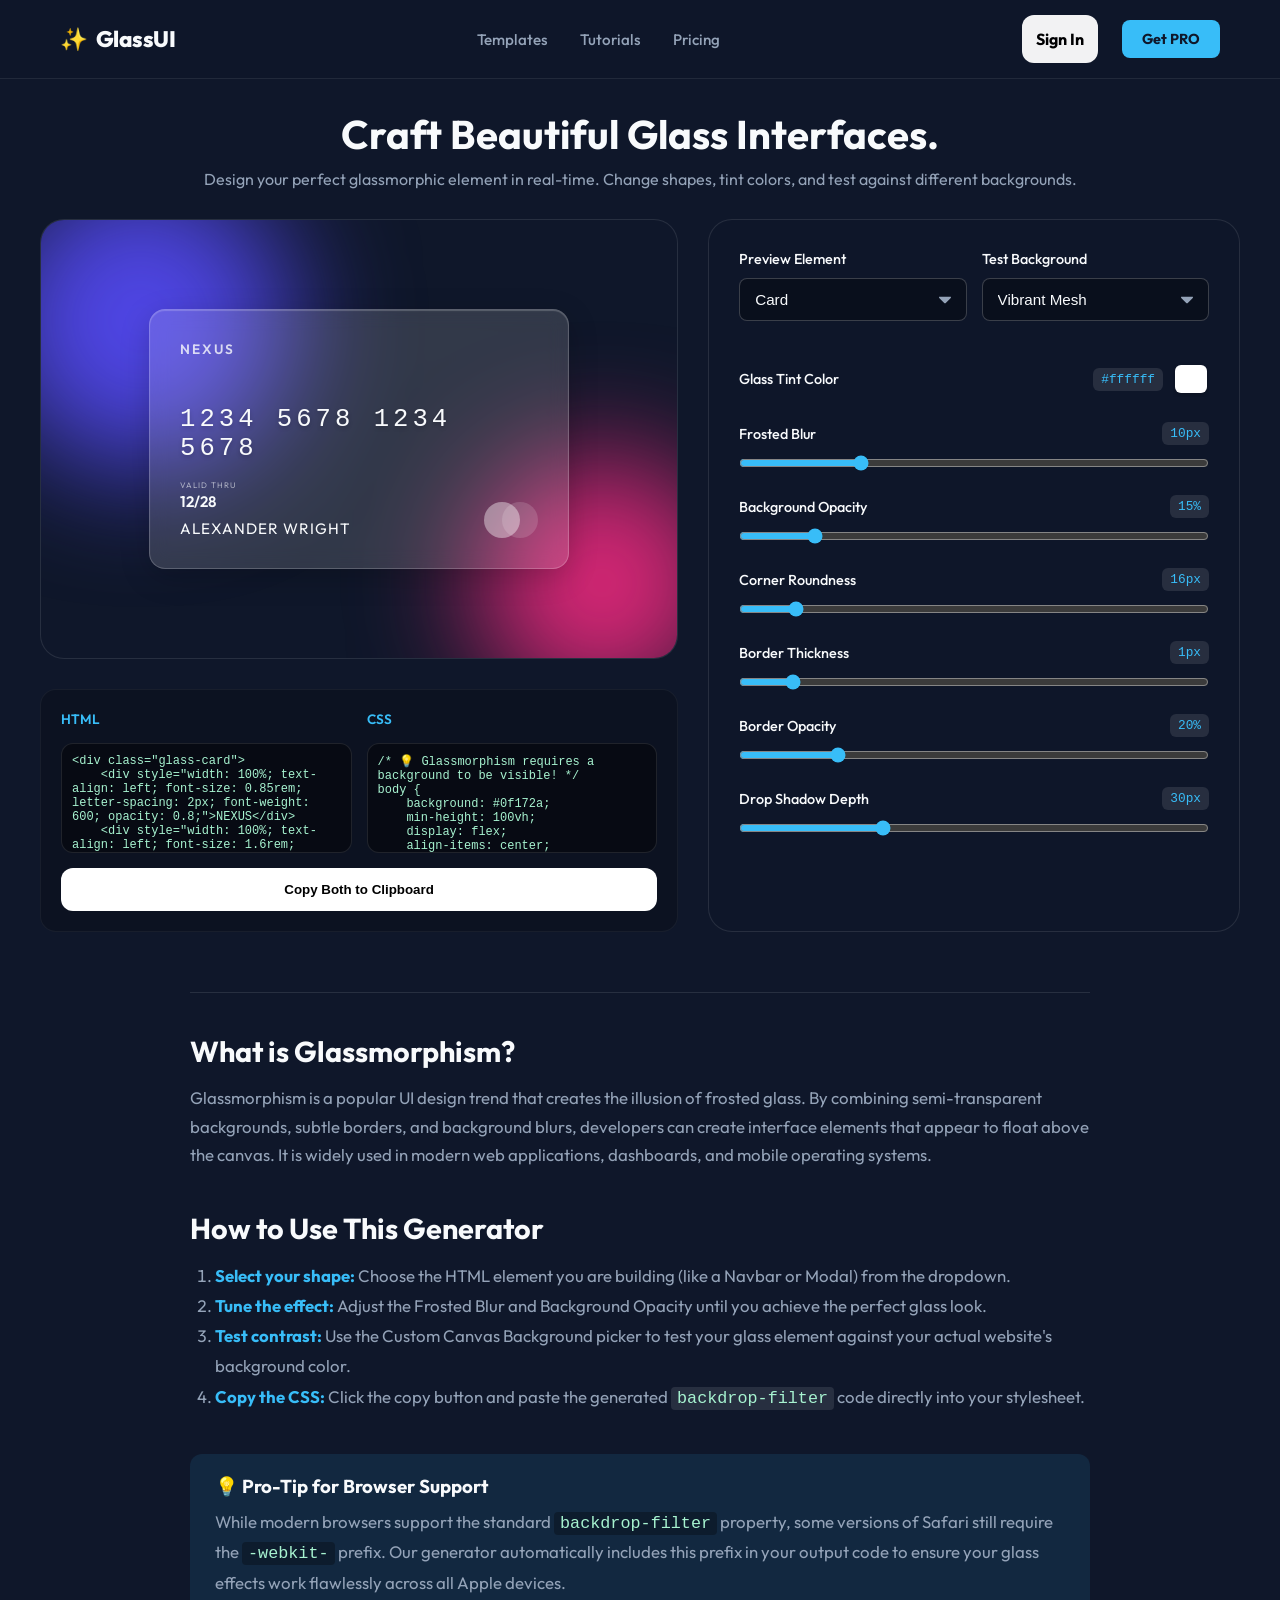
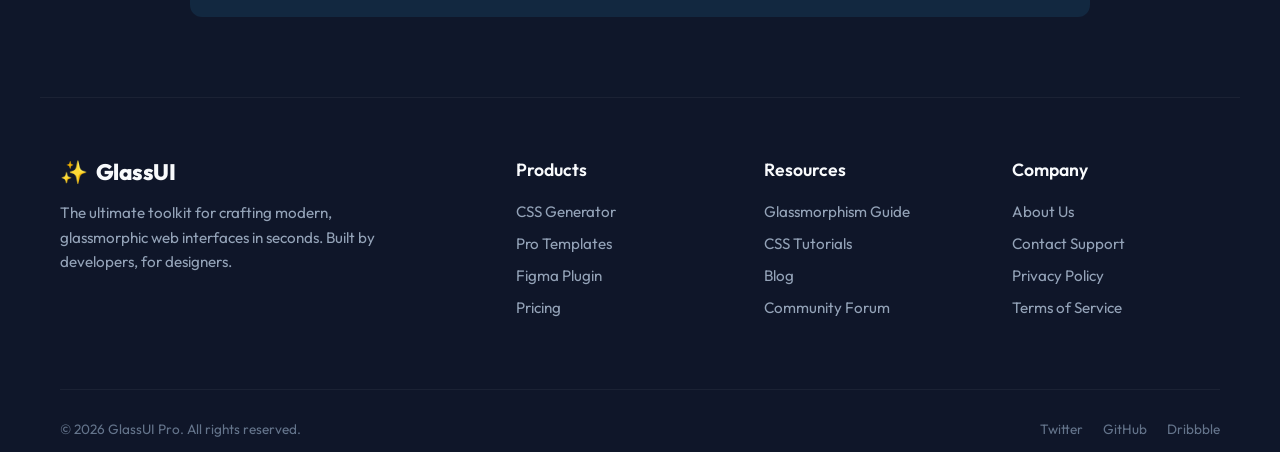
<file: index.html>
<!DOCTYPE html>
<html lang="en">
<head>
    <!-- Google tag (gtag.js) -->
<script async src="https://www.googletagmanager.com/gtag/js?id=G-WPXQDVVGME"></script>
<script>
  window.dataLayer = window.dataLayer || [];
  function gtag(){dataLayer.push(arguments);}
  gtag('js', new Date());

  gtag('config', 'G-WPXQDVVGME');
</script>
    <meta charset="UTF-8">
    <meta name="viewport" content="width=device-width, initial-scale=1.0">
    <title>GlassUI Pro | Advanced Glassmorphism CSS Generator</title> 
    <link rel="icon" href="data:image/svg+xml,<svg xmlns=%22http://www.w3.org/2000/svg%22 viewBox=%220 0 100 100%22><text y=%22.9em%22 font-size=%2290%22>✨</text></svg>">   
    <link rel="preconnect" href="https://fonts.googleapis.com">
    <link rel="preconnect" href="https://fonts.gstatic.com" crossorigin>
    <link href="https://fonts.googleapis.com/css2?family=Outfit:wght@300;400;500;600;700;800&display=swap" rel="stylesheet">
    
    <link rel="stylesheet" href="style.css">
</head>
<body>

    <nav class="global-nav">
        <div class="nav-container">
            <div class="logo">
                <span class="logo-icon">✨</span>
                <span class="logo-text">GlassUI</span>
            </div>
            
            <ul class="nav-links">
                <li><a href="templates.html">Templates</a></li>
                <li><a href="tutorials.html">Tutorials</a></li>
                <li><a href="pricing.html">Pricing</a></li>
            </ul>
            
            <div class="nav-actions">
                <a href="#" class="primary-btn" title="Authentication coming soon!" onclick="return false;" style="opacity: 0.95; cursor: not-allowed;">Sign In</a>
                <a href="pricing.html" class="nav-pro-btn">Get PRO</a>
            </div>
        </div>
    </nav>

    <main class="app-container">
        
        <header class="app-header">
            <h1>Craft Beautiful Glass Interfaces.</h1>
            <p>Design your perfect glassmorphic element in real-time. Change shapes, tint colors, and test against different backgrounds.</p>
        </header>

        <section class="workspace">
            
            <div class="left-column">
                
                <div id="canvas-area" class="canvas-area bg-mesh">
                    <div id="modal-overlay" class="modal-overlay"></div>
                    
                    <div class="glass-element shape-card" id="previewElement">
                        <div style="width: 100%; text-align: left; font-size: 0.85rem; letter-spacing: 2px; font-weight: 600; opacity: 0.8;">SUPERBANK</div>
                        <div style="width: 100%; text-align: left; font-size: 1.6rem; letter-spacing: 4px; font-family: monospace; margin-top: 30px; text-shadow: 0 2px 4px rgba(0,0,0,0.2);">
                            1234 5678 1234 5678
                        </div>
                        <div style="display: flex; justify-content: space-between; align-items: flex-end; width: 100%;">
                            <div style="text-align: left;">
                                <div style="font-size: 0.5rem; opacity: 0.6; letter-spacing: 1px; margin-bottom: 2px;">VALID THRU</div>
                                <div style="font-size: 0.95rem; font-weight: 600; margin-bottom: 8px;">12/29</div>
                                <div style="font-size: 0.95rem; letter-spacing: 1px; text-transform: uppercase;">Michal Malewicz</div>
                            </div>
                            <div style="display: flex; align-items: center;">
                                <div style="width: 36px; height: 36px; border-radius: 50%; background: rgba(255,255,255,0.4); margin-right: -18px; z-index: 2;"></div>
                                <div style="width: 36px; height: 36px; border-radius: 50%; background: rgba(255,255,255,0.15); z-index: 1;"></div>
                            </div>
                        </div>
                    </div>
                </div>
                
                <div class="output-section">
                    <div class="code-grid">
                        <div class="code-col">
                            <label style="color: var(--accent-color); font-size: 0.85rem; font-weight: 600;">HTML</label>
                            <textarea id="html-output" readonly aria-label="Generated HTML Code"></textarea>
                        </div>
                        <div class="code-col">
                            <label style="color: var(--accent-color); font-size: 0.85rem; font-weight: 600;">CSS</label>
                            <textarea id="css-output" readonly aria-label="Generated CSS Code"></textarea>
                        </div>
                    </div>
                    <button id="copy-btn" class="primary-btn">Copy Both to Clipboard</button>
                </div>
            </div> 

            <aside class="control-panel">
                
                <div class="control-row">
                    <div class="control-group half-width">
                        <label for="element-select">Preview Element</label>
                        <select id="element-select" class="dropdown">
                            <option value="shape-card">Card</option>
                            <option value="shape-button">Button</option>
                            <option value="shape-navbar">Navigation Bar</option>
                            <option value="shape-modal">Popup Modal</option>
                            <option value="shape-input">Input Field</option>
                            <option value="shape-sidebar">Sidebar Panel</option>
                            <option value="shape-tooltip">Small Tooltip</option>
                            <option value="shape-avatar">Profile Avatar</option>
                        </select>
                    </div>

                    <div class="control-group" id="custom-color-container" style="display: none; justify-content: space-between; align-items: center; margin-bottom: 25px;">
                        <label for="page-bg-color" style="margin: 0;">Custom Canvas</label>
                        <input type="color" id="page-bg-color" value="#4f46e5" class="color-swatch">
                    </div>

                    <div class="control-group half-width">
                        <label for="bg-select">Test Background</label>
                        <select id="bg-select" class="dropdown">
                            <option value="bg-mesh">Vibrant Mesh</option>
                            <option value="bg-dark">Dark Space</option>
                            <option value="bg-ocean">Deep Ocean</option>
                            <option value="bg-custom">Custom Solid Color</option>
                        </select>
                    </div>
                </div>

                <div class="control-group" style="display: flex; justify-content: space-between; align-items: center; margin-bottom: 25px;">
                    <label for="color-picker" style="margin: 0;">Glass Tint Color</label>
                    <div style="display: flex; align-items: center; gap: 10px;">
                        <span id="color-val" class="val-badge">#ffffff</span>
                        <input type="color" id="color-picker" value="#ffffff" class="color-swatch">
                    </div>
                </div>

                <div class="control-group" id="hover-control" style="display: none; justify-content: space-between; align-items: center; margin-bottom: 25px;">
                    <label for="hover-color" style="margin: 0;">Button Hover Tint</label>
                    <div style="display: flex; align-items: center; gap: 10px;">
                        <span id="hover-color-val" class="val-badge">#38bdf8</span>
                        <input type="color" id="hover-color" value="#38bdf8" class="color-swatch">
                    </div>
                </div>

                <div class="control-group">
                    <label for="blur-slider">Frosted Blur <span id="blur-val" class="val-badge">10px</span></label>
                    <input type="range" id="blur-slider" min="0" max="40" value="10">
                </div>

                <div class="control-group">
                    <label for="opacity-slider">Background Opacity <span id="opacity-val" class="val-badge">15%</span></label>
                    <input type="range" id="opacity-slider" min="0" max="100" value="15">
                </div>

                <div class="control-group" id="radius-control">
                    <label for="radius-slider">Corner Roundness <span id="radius-val" class="val-badge">16px</span></label>
                    <input type="range" id="radius-slider" min="0" max="150" value="16">
                </div>

                <div class="control-group">
                    <label for="border-slider">Border Thickness <span id="border-val" class="val-badge">1px</span></label>
                    <input type="range" id="border-slider" min="0" max="10" value="1">
                </div>

                <div class="control-group">
                    <label for="border-opacity-slider">Border Opacity <span id="border-opacity-val" class="val-badge">20%</span></label>
                    <input type="range" id="border-opacity-slider" min="0" max="100" value="20">
                </div>

                <div class="control-group">
                    <label for="shadow-slider">Drop Shadow Depth <span id="shadow-val" class="val-badge">30px</span></label>
                    <input type="range" id="shadow-slider" min="0" max="100" value="30">
                </div>
            </aside>
        </section>

        <article class="educational-content">
            <div class="content-block">
                <h2>What is Glassmorphism?</h2>
                <p>Glassmorphism is a popular UI design trend that creates the illusion of frosted glass. By combining semi-transparent backgrounds, subtle borders, and background blurs, developers can create interface elements that appear to float above the canvas. It is widely used in modern web applications, dashboards, and mobile operating systems.</p>
            </div>

            <div class="content-block">
                <h2>How to Use This Generator</h2>
                <ol class="steps-list">
                    <li><strong>Select your shape:</strong> Choose the HTML element you are building (like a Navbar or Modal) from the dropdown.</li>
                    <li><strong>Tune the effect:</strong> Adjust the Frosted Blur and Background Opacity until you achieve the perfect glass look.</li>
                    <li><strong>Test contrast:</strong> Use the Custom Canvas Background picker to test your glass element against your actual website's background color.</li>
                    <li><strong>Copy the CSS:</strong> Click the copy button and paste the generated <code>backdrop-filter</code> code directly into your stylesheet.</li>
                </ol>
            </div>

            <div class="content-block tip-box">
                <h3>💡 Pro-Tip for Browser Support</h3>
                <p>While modern browsers support the standard <code>backdrop-filter</code> property, some versions of Safari still require the <code>-webkit-</code> prefix. Our generator automatically includes this prefix in your output code to ensure your glass effects work flawlessly across all Apple devices.</p>
            </div>
        </article>

        <footer class="mega-footer">
            <div class="footer-container">
                <div class="footer-grid">
                    <div class="footer-col brand-col">
                        <div class="logo">
                            <span class="logo-icon">✨</span>
                            <span class="logo-text">GlassUI</span>
                        </div>
                        <p>The ultimate toolkit for crafting modern, glassmorphic web interfaces in seconds. Built by developers, for designers.</p>
                    </div>

                    <div class="footer-col">
                        <h4>Products</h4>
                        <ul>
                            <li><a href="#">CSS Generator</a></li>
                            <li><a href="templates.html">Pro Templates</a></li>
                            <li><a href="coming-soon.html">Figma Plugin</a></li>
                            <li><a href="pricing.html">Pricing</a></li>
                        </ul>
                    </div>

                    <div class="footer-col">
                        <h4>Resources</h4>
                        <ul>
                            <li><a href="guide.html">Glassmorphism Guide</a></li>
                            <li><a href="tutorials.html">CSS Tutorials</a></li>
                            <li><a href="blog.html">Blog</a></li>
                            <li><a href="forum.html">Community Forum</a></li>
                        </ul>
                    </div>

                    <div class="footer-col">
                        <h4>Company</h4>
                        <ul>
                            <li><a href="about.html">About Us</a></li>
                            <li><a href="contact.html">Contact Support</a></li>
                            <li><a href="privacy.html">Privacy Policy</a></li>
                            <li><a href="terms.html">Terms of Service</a></li>
                        </ul>
                    </div>
                </div>

                <div class="footer-bottom">
                    <p>&copy; 2026 GlassUI Pro. All rights reserved.</p>
                    <div class="social-links">
                        <a href="https://twitter.com/glassuipro" target="_blank">Twitter</a>
                        <a href="https://github.com/glassuipro" target="_blank">GitHub</a>
                        <a href="https://dribbble.com/glassuipro" target="_blank">Dribbble</a>
                    </div>
                </div>
            </div>
        </footer>
    </main>

    <script src="script.js"></script>
</body>
</html>
</file>
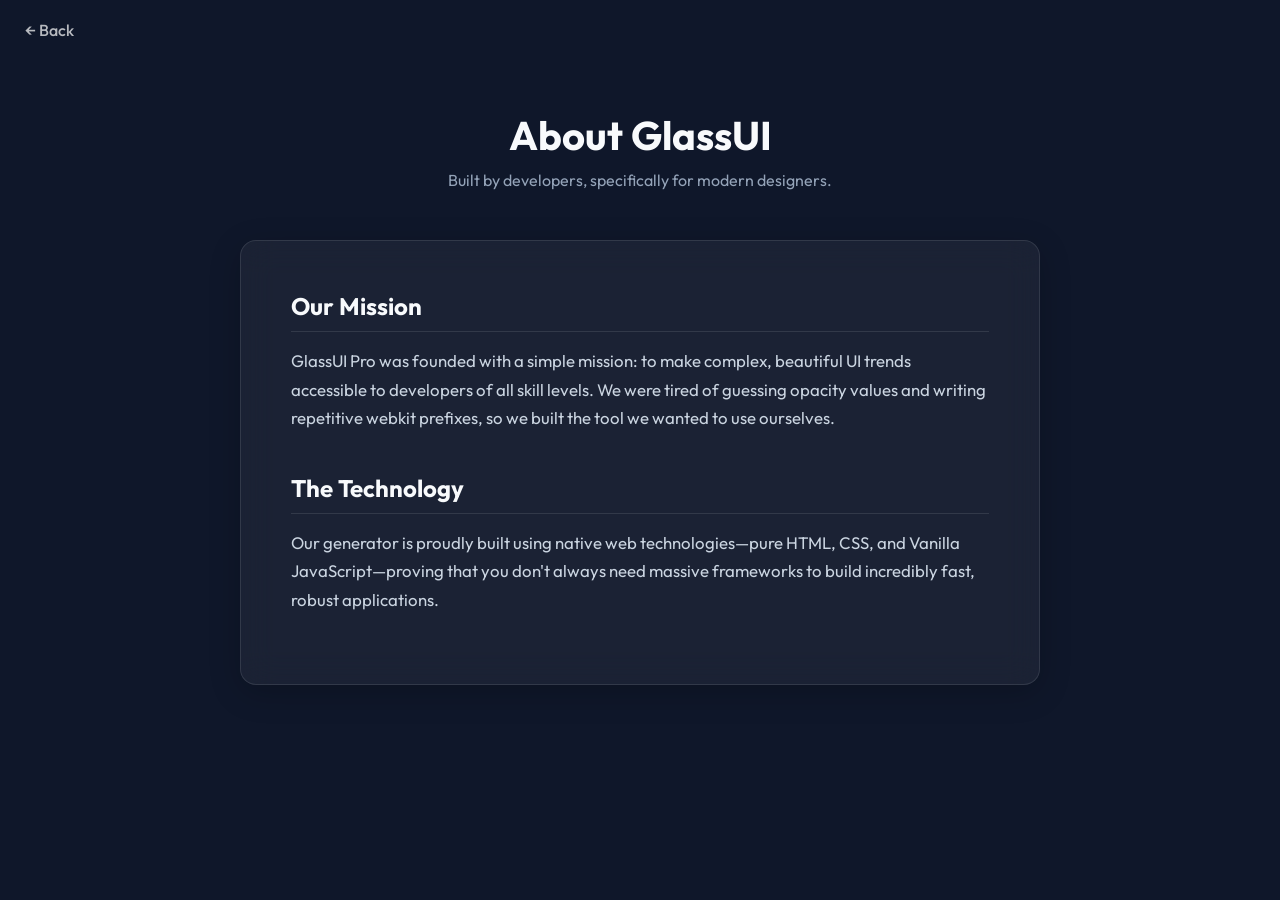
<file: about.html>
<!DOCTYPE html>
<html lang="en">
<head>
    <!-- Google tag (gtag.js) -->
    <script async src="https://www.googletagmanager.com/gtag/js?id=G-WPXQDVVGME"></script>
    <script>
    window.dataLayer = window.dataLayer || [];
    function gtag(){dataLayer.push(arguments);}
    gtag('js', new Date());

    gtag('config', 'G-WPXQDVVGME');
    </script>
    <meta charset="UTF-8">
    <meta name="viewport" content="width=device-width, initial-scale=1.0">
    <title>About Us | GlassUI Pro</title>
    <link rel="icon" href="data:image/svg+xml,<svg xmlns=%22http://www.w3.org/2000/svg%22 viewBox=%220 0 100 100%22><text y=%22.9em%22 font-size=%2290%22>✨</text></svg>">
    <link rel="preconnect" href="https://fonts.googleapis.com">
    <link rel="preconnect" href="https://fonts.gstatic.com" crossorigin>
    <link href="https://fonts.googleapis.com/css2?family=Outfit:wght@300;400;500;600;700;800&display=swap" rel="stylesheet">
    <link rel="stylesheet" href="style.css">
</head>
<body>
    <nav class="simple-nav">
        <a href="index.html" class="back-link">&larr; Back</a>
    </nav>
    <main class="app-container document-page">
        <header class="app-header">
            <h1>About GlassUI</h1>
            <p>Built by developers, specifically for modern designers.</p>
        </header>

        <article class="glass-card legal-prose">
            <h2>Our Mission</h2>
            <p>GlassUI Pro was founded with a simple mission: to make complex, beautiful UI trends accessible to developers of all skill levels. We were tired of guessing opacity values and writing repetitive webkit prefixes, so we built the tool we wanted to use ourselves.</p>
            
            <h2>The Technology</h2>
            <p>Our generator is proudly built using native web technologies—pure HTML, CSS, and Vanilla JavaScript—proving that you don't always need massive frameworks to build incredibly fast, robust applications.</p>
        </article>
    </main>

    </body>
</html>
</file>
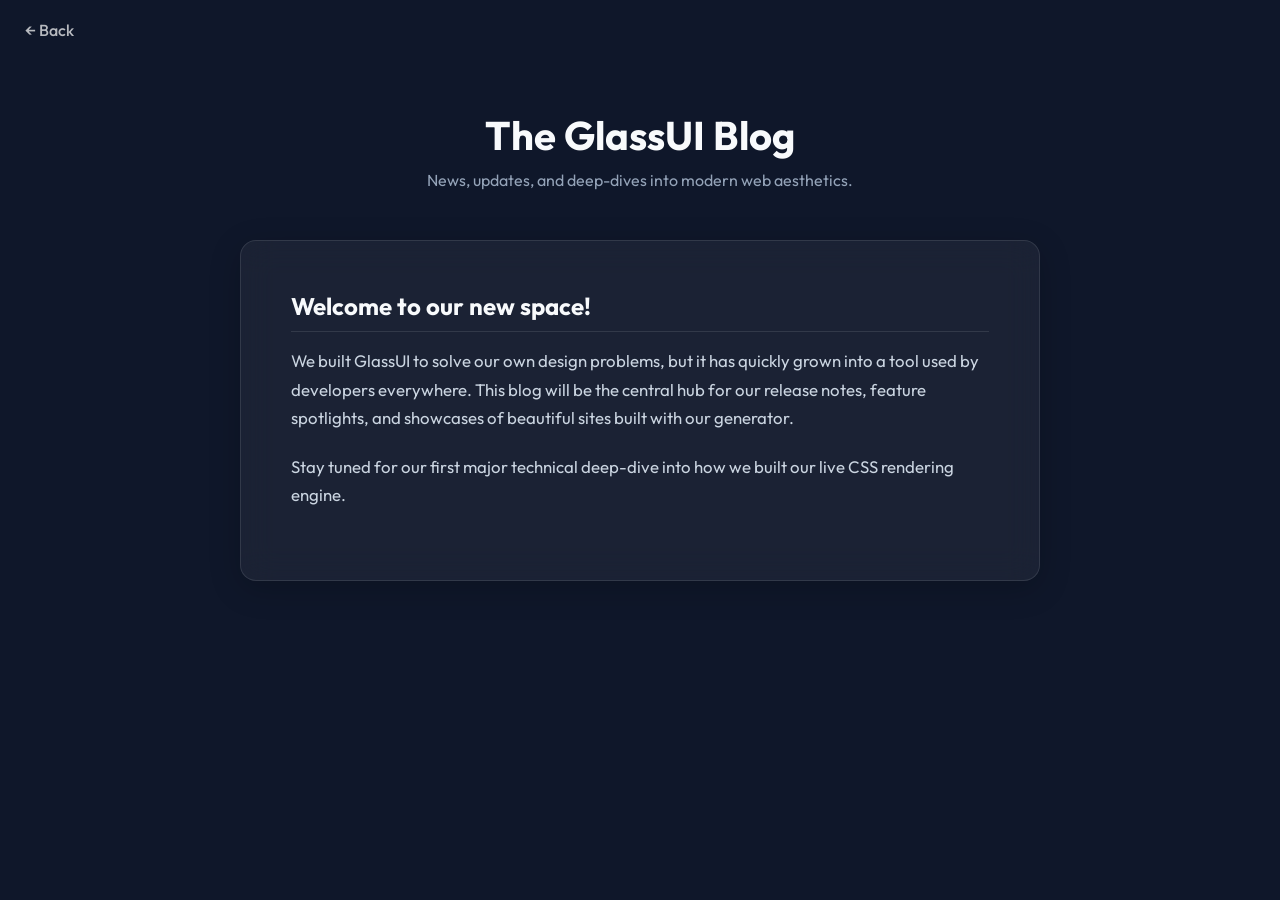
<file: blog.html>
<!DOCTYPE html>
<html lang="en">
<head>
    <!-- Google tag (gtag.js) -->
    <script async src="https://www.googletagmanager.com/gtag/js?id=G-WPXQDVVGME"></script>
    <script>
    window.dataLayer = window.dataLayer || [];
    function gtag(){dataLayer.push(arguments);}
    gtag('js', new Date());

    gtag('config', 'G-WPXQDVVGME');
    </script>
    <meta charset="UTF-8">
    <meta name="viewport" content="width=device-width, initial-scale=1.0">
    <title>Blog & UI Design Updates | GlassUI Pro</title>
    <link rel="icon" href="data:image/svg+xml,<svg xmlns=%22http://www.w3.org/2000/svg%22 viewBox=%220 0 100 100%22><text y=%22.9em%22 font-size=%2290%22>✨</text></svg>">
    <link rel="preconnect" href="https://fonts.googleapis.com">
    <link rel="preconnect" href="https://fonts.gstatic.com" crossorigin>
    <link href="https://fonts.googleapis.com/css2?family=Outfit:wght@300;400;500;600;700;800&display=swap" rel="stylesheet">
    <link rel="stylesheet" href="style.css">
</head>
<body>
    <nav class="simple-nav">
        <a href="index.html" class="back-link">&larr; Back</a>
    </nav>
    <main class="app-container document-page">
        <header class="app-header">
            <h1>The GlassUI Blog</h1>
            <p>News, updates, and deep-dives into modern web aesthetics.</p>
        </header>

        <article class="glass-card legal-prose">
            <h2>Welcome to our new space!</h2>
            <p>We built GlassUI to solve our own design problems, but it has quickly grown into a tool used by developers everywhere. This blog will be the central hub for our release notes, feature spotlights, and showcases of beautiful sites built with our generator.</p>
            <p>Stay tuned for our first major technical deep-dive into how we built our live CSS rendering engine.</p>
        </article>
    </main>

    </body>
</html>
</file>
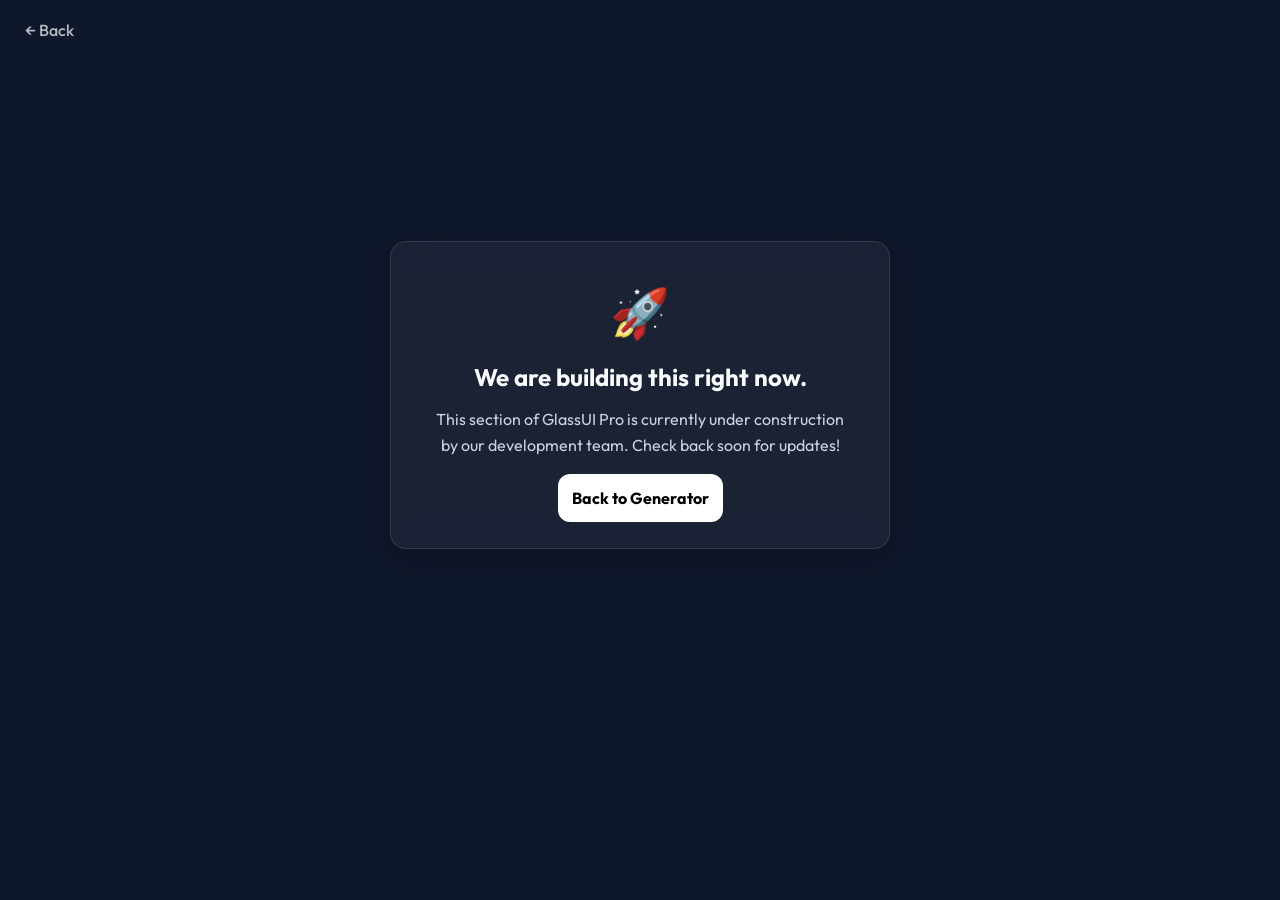
<file: coming-soon.html>
<!DOCTYPE html>
<html lang="en">
<head>
        <!-- Google tag (gtag.js) -->
    <script async src="https://www.googletagmanager.com/gtag/js?id=G-WPXQDVVGME"></script>
    <script>
    window.dataLayer = window.dataLayer || [];
    function gtag(){dataLayer.push(arguments);}
    gtag('js', new Date());

    gtag('config', 'G-WPXQDVVGME');
    </script>
    <meta charset="UTF-8">
    <meta name="viewport" content="width=device-width, initial-scale=1.0">
    <link rel="stylesheet" href="style.css">
    <link rel="preconnect" href="https://fonts.googleapis.com">
    <link rel="preconnect" href="https://fonts.gstatic.com" crossorigin>
    <link href="https://fonts.googleapis.com/css2?family=Outfit:wght@300;400;500;600;700;800&display=swap" rel="stylesheet">
    <title>Coming Soon | GlassUI Pro</title>
    <link rel="icon" href="data:image/svg+xml,<svg xmlns=%22http://www.w3.org/2000/svg%22 viewBox=%220 0 100 100%22><text y=%22.9em%22 font-size=%2290%22>✨</text></svg>">
</head>
<body>
    <nav class="simple-nav">
        <a href="index.html" class="back-link">&larr; Back</a>
    </nav>
    <main class="app-container centered-page">
        <div class="glass-card message-card">
            <h1 style="font-size: 3rem; margin-bottom: 20px;">🚀</h1>
            <h2>We are building this right now.</h2>
            <p style="color: #cbd5e1; margin-top: 15px; margin-bottom: 30px; line-height: 1.6;">This section of GlassUI Pro is currently under construction by our development team. Check back soon for updates!</p>
            <a href="index.html" class="primary-btn" style="text-decoration: none;">Back to Generator</a>
        </div>
    </main>
</body>
</html>
</file>
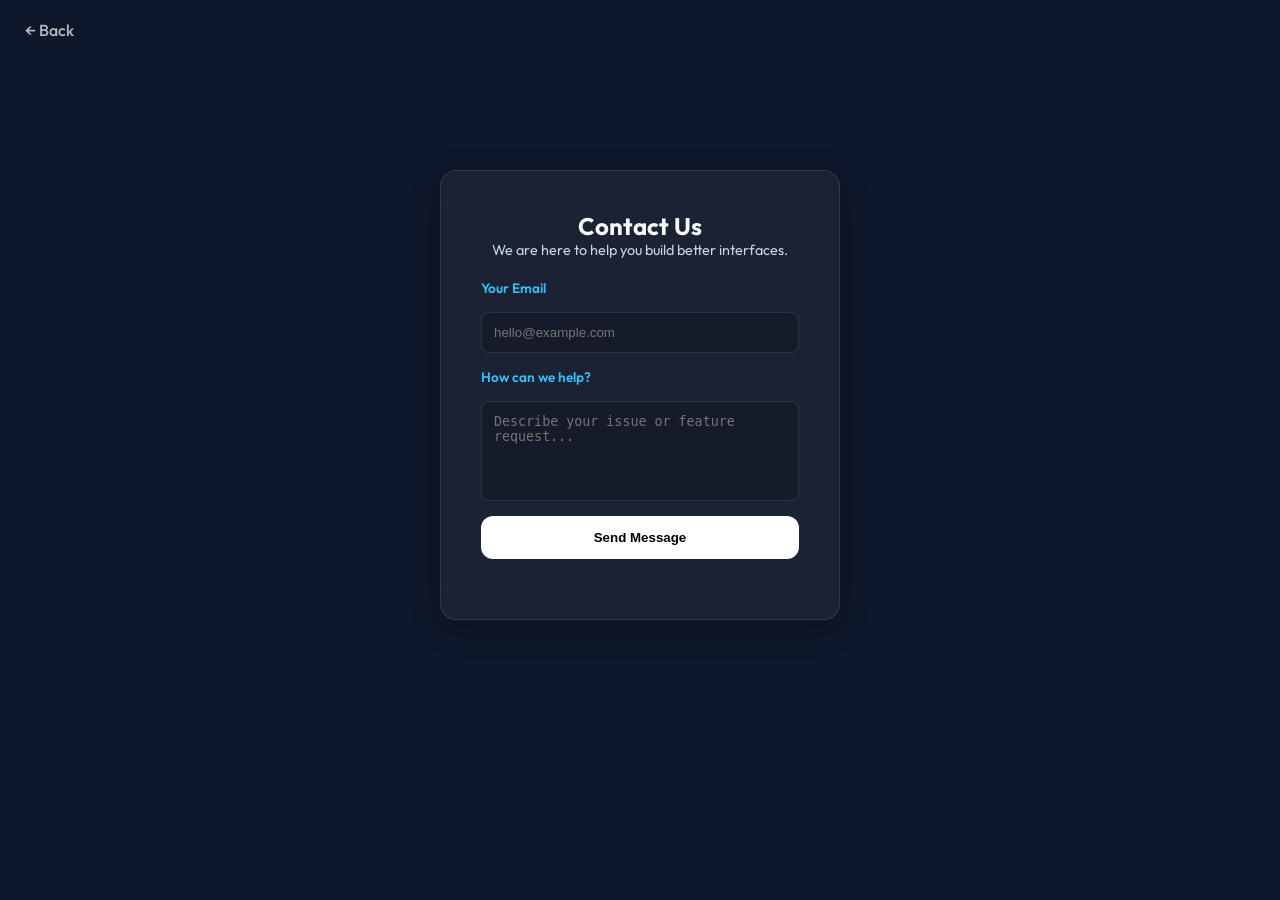
<file: contact.html>
<!DOCTYPE html>
<html lang="en">
<head>
    <!-- Google tag (gtag.js) -->
    <script async src="https://www.googletagmanager.com/gtag/js?id=G-WPXQDVVGME"></script>
    <script>
    window.dataLayer = window.dataLayer || [];
    function gtag(){dataLayer.push(arguments);}
    gtag('js', new Date());

    gtag('config', 'G-WPXQDVVGME');
    </script>
    <meta charset="UTF-8">
    <meta name="viewport" content="width=device-width, initial-scale=1.0">
    <title>Contact Support - GlassUI Pro</title>
    <link rel="icon" href="data:image/svg+xml,<svg xmlns=%22http://www.w3.org/2000/svg%22 viewBox=%220 0 100 100%22><text y=%22.9em%22 font-size=%2290%22>✨</text></svg>">
    <link rel="preconnect" href="https://fonts.googleapis.com">
    <link rel="preconnect" href="https://fonts.gstatic.com" crossorigin>
    <link href="https://fonts.googleapis.com/css2?family=Outfit:wght@300;400;500;600;700;800&display=swap" rel="stylesheet">
    <link rel="stylesheet" href="style.css">
</head>
<body>
    <nav class="simple-nav">
        <a href="index.html" class="back-link">&larr; Back</a>
    </nav>
    <main class="app-container centered-page">
        <div class="glass-card auth-card">            
            <h2>Contact Us</h2>
            <p style="color: #cbd5e1; font-size: 0.9rem;">We are here to help you build better interfaces.</p>
            
            <form action="https://formspree.io/f/mykvrnrz" method="POST" class="auth-form">
    
                <div class="form-group">
                    <label>Your Email</label>
                    <input type="email" name="email" class="glass-input" placeholder="hello@example.com" required>
                </div>
                
                <div class="form-group">
                    <label>How can we help?</label>
                    <textarea name="message" class="glass-input" style="height: 100px; resize: none; background: rgba(0,0,0,0.2); color: white;" placeholder="Describe your issue or feature request..." required></textarea>
                </div>
                
                <button type="submit" class="primary-btn">Send Message</button>
                
            </form>
        </div>
    </main>

    </body>
    <script>
        const form = document.querySelector('.auth-form');
        const button = form.querySelector('button');

        form.addEventListener('submit', async (e) => {
            // 1. THIS IS THE MAGIC LINE: It stops the browser from leaving your page!
            e.preventDefault(); 
            
            // 2. Visual feedback: Let the user know it's working
            const originalText = button.textContent;
            button.textContent = "Sending...";
            button.style.opacity = "0.8";

            const formData = new FormData(form);

            try {
                // 3. Send the data silently in the background
                const response = await fetch(form.action, {
                    method: 'POST',
                    body: formData,
                    headers: {
                        // This tells Formspree: "Do NOT redirect, just send me a success code!"
                        'Accept': 'application/json' 
                    }
                });

                if (response.ok) {
                    // 4. Success! Turn button green and clear the form
                    form.reset();
                    button.textContent = "✨ Message Sent!";
                    button.style.background = "#34d399"; 
                    button.style.color = "#0f172a";
                    button.style.opacity = "1";
                } else {
                    button.textContent = "❌ Error Sending";
                }
            } catch (error) {
                button.textContent = "❌ Network Error";
            }

            // 5. Reset the button back to normal after 3 seconds
            setTimeout(() => {
                button.textContent = originalText;
                button.style.background = "";
                button.style.color = "";
                button.style.opacity = "1";
            }, 3000);
        });
    </script>
</html>
</file>
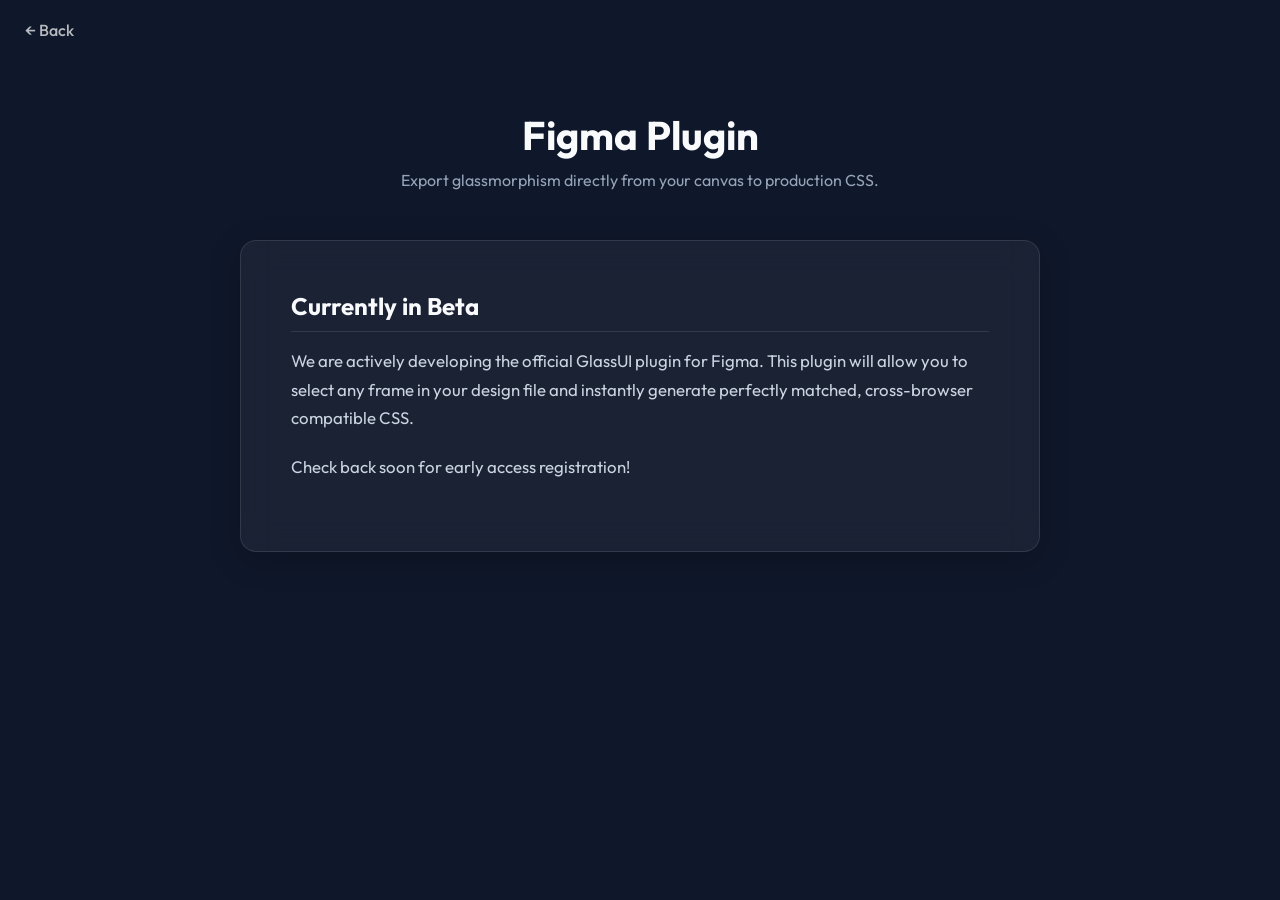
<file: figma-plugin.html>
<!DOCTYPE html>
<html lang="en">
<head>
    <!-- Google tag (gtag.js) -->
    <script async src="https://www.googletagmanager.com/gtag/js?id=G-WPXQDVVGME"></script>
    <script>
    window.dataLayer = window.dataLayer || [];
    function gtag(){dataLayer.push(arguments);}
    gtag('js', new Date());

    gtag('config', 'G-WPXQDVVGME');
    </script>
    <meta charset="UTF-8">
    <meta name="viewport" content="width=device-width, initial-scale=1.0">
    <title>Figma Plugin - GlassUI Pro</title>
    <link rel="icon" href="data:image/svg+xml,<svg xmlns=%22http://www.w3.org/2000/svg%22 viewBox=%220 0 100 100%22><text y=%22.9em%22 font-size=%2290%22>✨</text></svg>">
    <link rel="preconnect" href="https://fonts.googleapis.com">
    <link rel="preconnect" href="https://fonts.gstatic.com" crossorigin>
    <link href="https://fonts.googleapis.com/css2?family=Outfit:wght@300;400;500;600;700;800&display=swap" rel="stylesheet">
    <link rel="stylesheet" href="style.css">
</head>
<body>
    <nav class="simple-nav">
        <a href="index.html" class="back-link">&larr; Back</a>
    </nav>
    <main class="app-container document-page">
        <header class="app-header">
            <h1>Figma Plugin</h1>
            <p>Export glassmorphism directly from your canvas to production CSS.</p>
        </header>

        <article class="glass-card legal-prose">
            <h2>Currently in Beta</h2>
            <p>We are actively developing the official GlassUI plugin for Figma. This plugin will allow you to select any frame in your design file and instantly generate perfectly matched, cross-browser compatible CSS.</p>
            <p>Check back soon for early access registration!</p>
        </article>
    </main>

    </body>
</html>
</file>
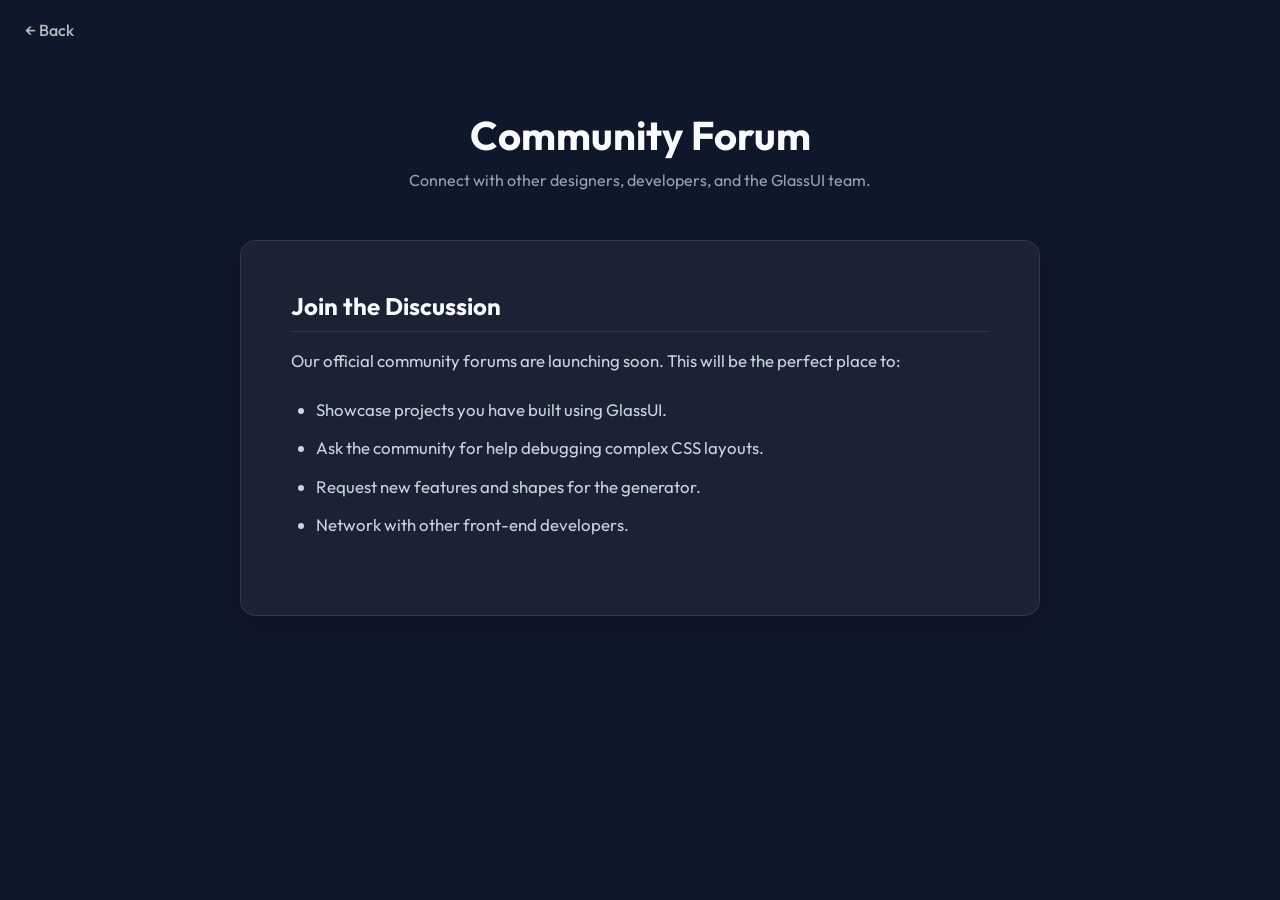
<file: forum.html>
<!DOCTYPE html>
<html lang="en">
<head>
    <!-- Google tag (gtag.js) -->
    <script async src="https://www.googletagmanager.com/gtag/js?id=G-WPXQDVVGME"></script>
    <script>
    window.dataLayer = window.dataLayer || [];
    function gtag(){dataLayer.push(arguments);}
    gtag('js', new Date());

    gtag('config', 'G-WPXQDVVGME');
    </script>
    <meta charset="UTF-8">
    <meta name="viewport" content="width=device-width, initial-scale=1.0">
    <title>Community Forum | GlassUI Pro</title>
    <link rel="icon" href="data:image/svg+xml,<svg xmlns=%22http://www.w3.org/2000/svg%22 viewBox=%220 0 100 100%22><text y=%22.9em%22 font-size=%2290%22>✨</text></svg>">
    <link rel="preconnect" href="https://fonts.googleapis.com">
    <link rel="preconnect" href="https://fonts.gstatic.com" crossorigin>
    <link href="https://fonts.googleapis.com/css2?family=Outfit:wght@300;400;500;600;700;800&display=swap" rel="stylesheet">
    <link rel="stylesheet" href="style.css">
</head>
<body>
    <nav class="simple-nav">
        <a href="index.html" class="back-link">&larr; Back</a>
    </nav>
    <main class="app-container document-page">
        <header class="app-header">
            <h1>Community Forum</h1>
            <p>Connect with other designers, developers, and the GlassUI team.</p>
        </header>

        <article class="glass-card legal-prose">
            <h2>Join the Discussion</h2>
            <p>Our official community forums are launching soon. This will be the perfect place to:</p>
            <ul>
                <li>Showcase projects you have built using GlassUI.</li>
                <li>Ask the community for help debugging complex CSS layouts.</li>
                <li>Request new features and shapes for the generator.</li>
                <li>Network with other front-end developers.</li>
            </ul>
        </article>
    </main>

    </body>
</html>
</file>
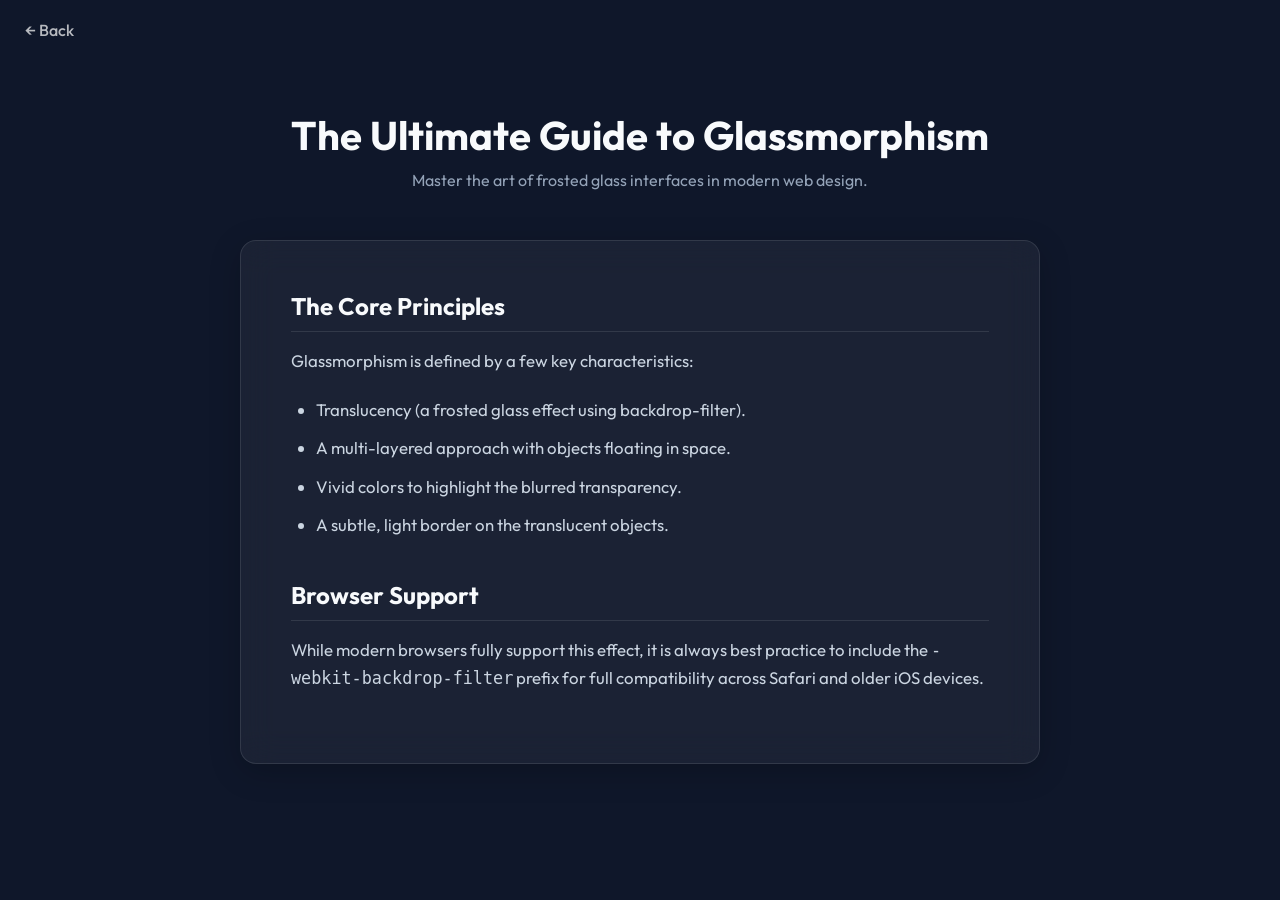
<file: guide.html>
<!DOCTYPE html>
<html lang="en">
<head>
    <!-- Google tag (gtag.js) -->
    <script async src="https://www.googletagmanager.com/gtag/js?id=G-WPXQDVVGME"></script>
    <script>
    window.dataLayer = window.dataLayer || [];
    function gtag(){dataLayer.push(arguments);}
    gtag('js', new Date());

    gtag('config', 'G-WPXQDVVGME');
    </script>
    <meta charset="UTF-8">
    <meta name="viewport" content="width=device-width, initial-scale=1.0">
    <title>The Ultimate Guide to Glassmorphism | GlassUI Pro</title>
    <link rel="icon" href="data:image/svg+xml,<svg xmlns=%22http://www.w3.org/2000/svg%22 viewBox=%220 0 100 100%22><text y=%22.9em%22 font-size=%2290%22>✨</text></svg>">
    <link rel="preconnect" href="https://fonts.googleapis.com">
    <link rel="preconnect" href="https://fonts.gstatic.com" crossorigin>
    <link href="https://fonts.googleapis.com/css2?family=Outfit:wght@300;400;500;600;700;800&display=swap" rel="stylesheet">
    <link rel="stylesheet" href="style.css">
</head>
<body>
    <nav class="simple-nav">
        <a href="index.html" class="back-link">&larr; Back</a>
    </nav>
    <main class="app-container document-page">
        <header class="app-header">
            <h1>The Ultimate Guide to Glassmorphism</h1>
            <p>Master the art of frosted glass interfaces in modern web design.</p>
        </header>

        <article class="glass-card legal-prose">
            <h2>The Core Principles</h2>
            <p>Glassmorphism is defined by a few key characteristics:</p>
            <ul>
                <li>Translucency (a frosted glass effect using backdrop-filter).</li>
                <li>A multi-layered approach with objects floating in space.</li>
                <li>Vivid colors to highlight the blurred transparency.</li>
                <li>A subtle, light border on the translucent objects.</li>
            </ul>
            <h2>Browser Support</h2>
            <p>While modern browsers fully support this effect, it is always best practice to include the <code>-webkit-backdrop-filter</code> prefix for full compatibility across Safari and older iOS devices.</p>
        </article>
    </main>

    </body>
</html>
</file>
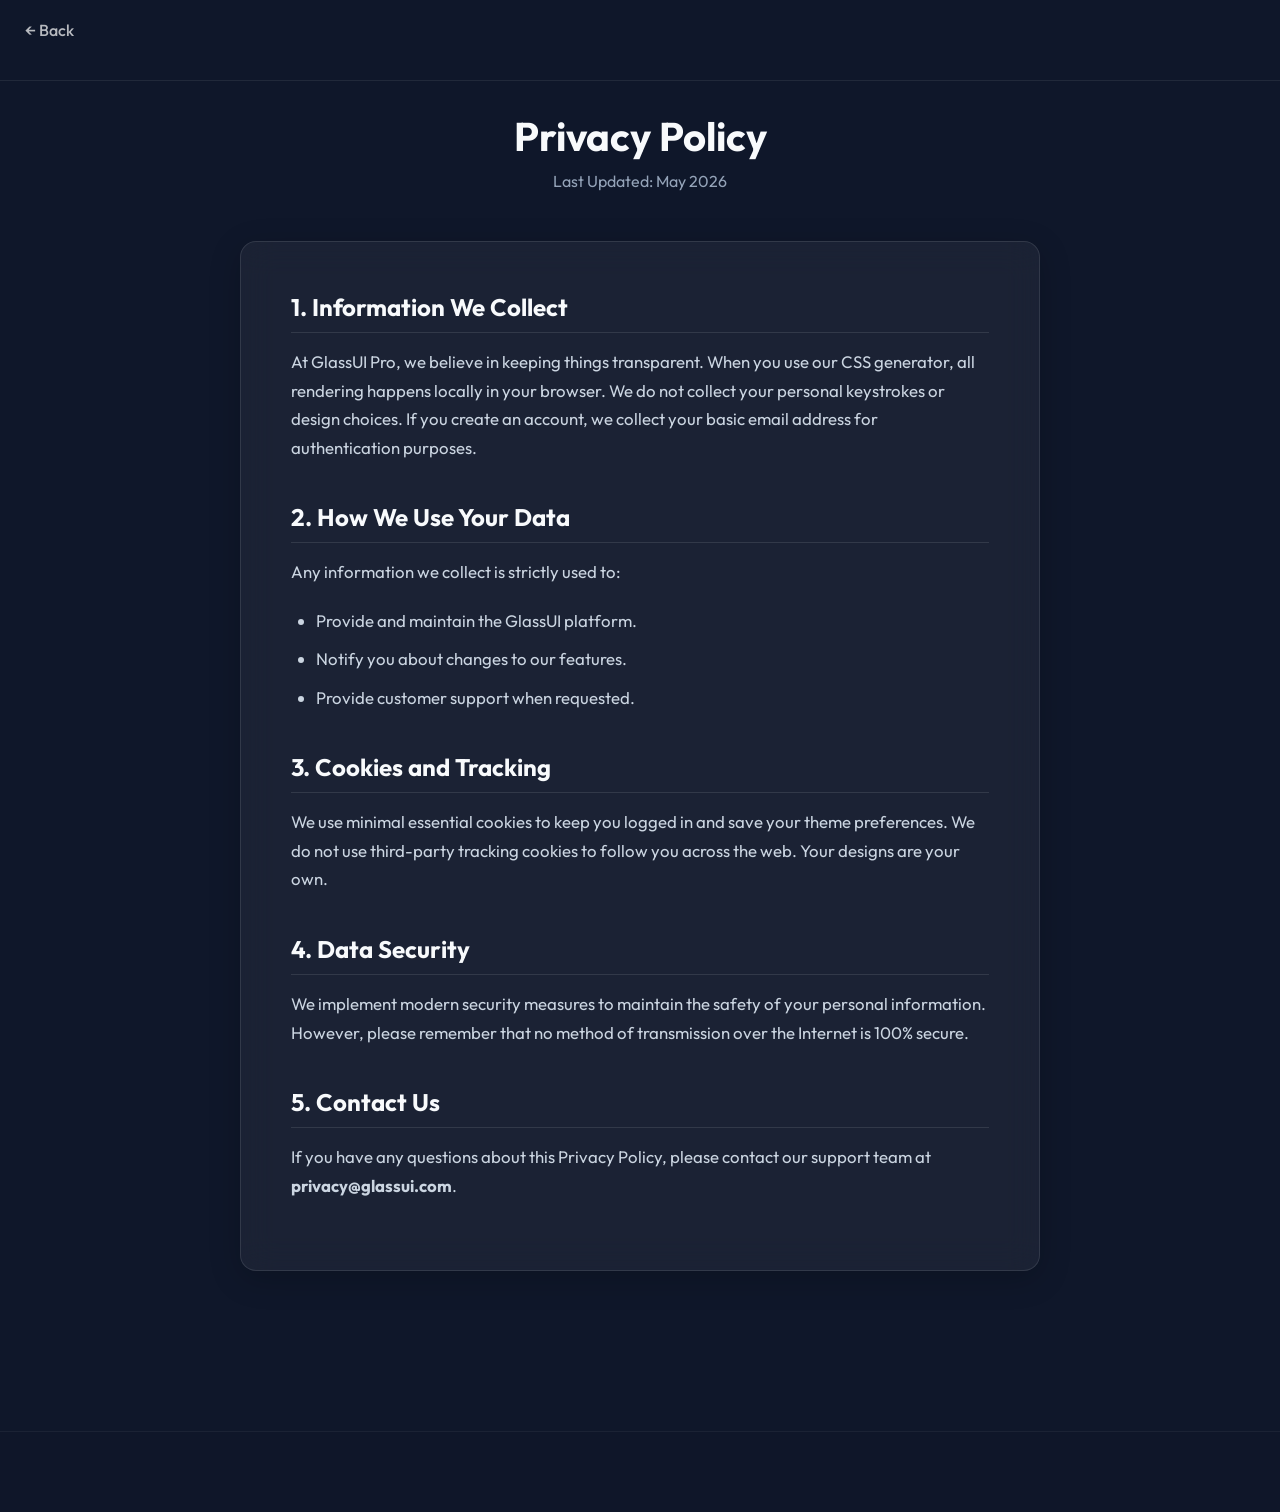
<file: guidelines.html>
<!DOCTYPE html>
<html lang="en">
<head>
    <!-- Google tag (gtag.js) -->
    <script async src="https://www.googletagmanager.com/gtag/js?id=G-WPXQDVVGME"></script>
    <script>
    window.dataLayer = window.dataLayer || [];
    function gtag(){dataLayer.push(arguments);}
    gtag('js', new Date());

    gtag('config', 'G-WPXQDVVGME');
    </script>
    <meta charset="UTF-8">
    <meta name="viewport" content="width=device-width, initial-scale=1.0">
    <title>Privacy Policy - GlassUI Pro</title>
    <link rel="icon" href="data:image/svg+xml,<svg xmlns=%22http://www.w3.org/2000/svg%22 viewBox=%220 0 100 100%22><text y=%22.9em%22 font-size=%2290%22>✨</text></svg>">
    <link rel="preconnect" href="https://fonts.googleapis.com">
    <link rel="preconnect" href="https://fonts.gstatic.com" crossorigin>
    <link href="https://fonts.googleapis.com/css2?family=Outfit:wght@300;400;500;600;700;800&display=swap" rel="stylesheet">
    <link rel="stylesheet" href="style.css">
</head>
<body>
    <nav class="simple-nav">
        <a href="index.html" class="back-link">&larr; Back</a>
    </nav>
    <nav class="global-nav">
        </nav>

    <main class="app-container document-page">
        <header class="app-header">
            <h1>Privacy Policy</h1>
            <p>Last Updated: May 2026</p>
        </header>

        <article class="glass-card legal-prose">
            <h2>1. Information We Collect</h2>
            <p>At GlassUI Pro, we believe in keeping things transparent. When you use our CSS generator, all rendering happens locally in your browser. We do not collect your personal keystrokes or design choices. If you create an account, we collect your basic email address for authentication purposes.</p>

            <h2>2. How We Use Your Data</h2>
            <p>Any information we collect is strictly used to:</p>
            <ul>
                <li>Provide and maintain the GlassUI platform.</li>
                <li>Notify you about changes to our features.</li>
                <li>Provide customer support when requested.</li>
            </ul>

            <h2>3. Cookies and Tracking</h2>
            <p>We use minimal essential cookies to keep you logged in and save your theme preferences. We do not use third-party tracking cookies to follow you across the web. Your designs are your own.</p>

            <h2>4. Data Security</h2>
            <p>We implement modern security measures to maintain the safety of your personal information. However, please remember that no method of transmission over the Internet is 100% secure.</p>

            <h2>5. Contact Us</h2>
            <p>If you have any questions about this Privacy Policy, please contact our support team at <strong>privacy@glassui.com</strong>.</p>
        </article>
    </main>

    <footer class="mega-footer">
        </footer>

</body>
</html>
</file>
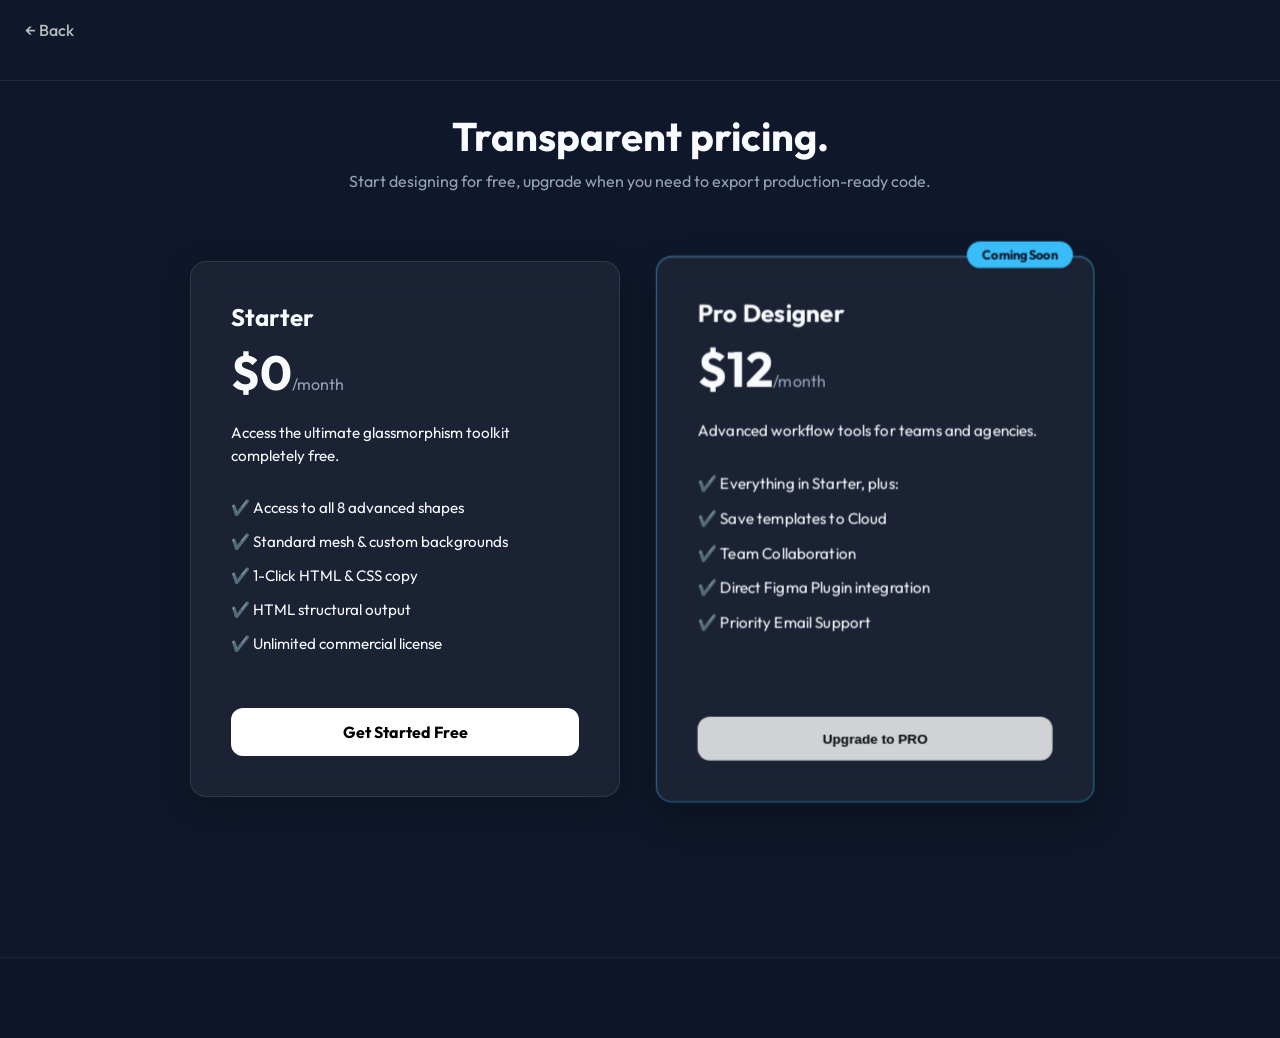
<file: pricing.html>
<!DOCTYPE html>
<html lang="en">
<head>
    <!-- Google tag (gtag.js) -->
    <script async src="https://www.googletagmanager.com/gtag/js?id=G-WPXQDVVGME"></script>
    <script>
    window.dataLayer = window.dataLayer || [];
    function gtag(){dataLayer.push(arguments);}
    gtag('js', new Date());

    gtag('config', 'G-WPXQDVVGME');
    </script>
    <meta charset="UTF-8">
    <meta name="viewport" content="width=device-width, initial-scale=1.0">
    <title>Pricing & Pro Plans | GlassUI Pro</title>
    <link rel="icon" href="data:image/svg+xml,<svg xmlns=%22http://www.w3.org/2000/svg%22 viewBox=%220 0 100 100%22><text y=%22.9em%22 font-size=%2290%22>✨</text></svg>">
    <link rel="preconnect" href="https://fonts.googleapis.com">
    <link rel="preconnect" href="https://fonts.gstatic.com" crossorigin>
    <link href="https://fonts.googleapis.com/css2?family=Outfit:wght@300;400;500;600;700;800&display=swap" rel="stylesheet">
    <link rel="stylesheet" href="style.css"> 
</head>
<body>
    <nav class="simple-nav">
        <a href="index.html" class="back-link">&larr; Back</a>
    </nav>
    <nav class="global-nav">
        </nav>

    <main class="app-container pricing-page">
        <header class="app-header">
            
            <h1>Transparent pricing.</h1>
            <p>Start designing for free, upgrade when you need to export production-ready code.</p>
        </header>

        <section class="pricing-grid">
            <div class="glass-card price-card">
                <h3>Starter</h3>
                <div class="price"><span>$0</span>/month</div>
                <p class="plan-desc">Access the ultimate glassmorphism toolkit completely free.</p>
                <ul class="feature-list">
                    <li>✔️ Access to all 8 advanced shapes</li>
                    <li>✔️ Standard mesh & custom backgrounds</li>
                    <li>✔️ 1-Click HTML & CSS copy</li>
                    <li>✔️ HTML structural output</li>
                    <li>✔️ Unlimited commercial license</li>
                </ul>
                <a href="index.html" class="primary-btn" style="text-align: center; text-decoration: none;">Get Started Free</a>
            </div>

            <div class="glass-card price-card pro-card">
                <div class="badge">Coming Soon</div>
                <h3>Pro Designer</h3>
                <div class="price"><span>$12</span>/month</div>
                <p class="plan-desc">Advanced workflow tools for teams and agencies.</p>
                <ul class="feature-list">
                    <li>✔️ Everything in Starter, plus:</li>
                    <li>✔️ Save templates to Cloud</li>
                    <li>✔️ Team Collaboration</li>
                    <li>✔️ Direct Figma Plugin integration</li>
                    <li>✔️ Priority Email Support</li>
                </ul>
                <!-- Custom Hover Tooltip Wrapper -->
                <div class="pro-tooltip-wrapper">
                    <button type="button" class="primary-btn disabled-btn">Upgrade to PRO</button>
                    <div class="hover-message">
                        Thank you for your interest. Pro features are currently in development. Please continue to enjoy all core tools for free.
                    </div>
                </div>        
            </section>
    </main>

    <footer class="mega-footer">
        </footer>

</body>
</html>
</file>
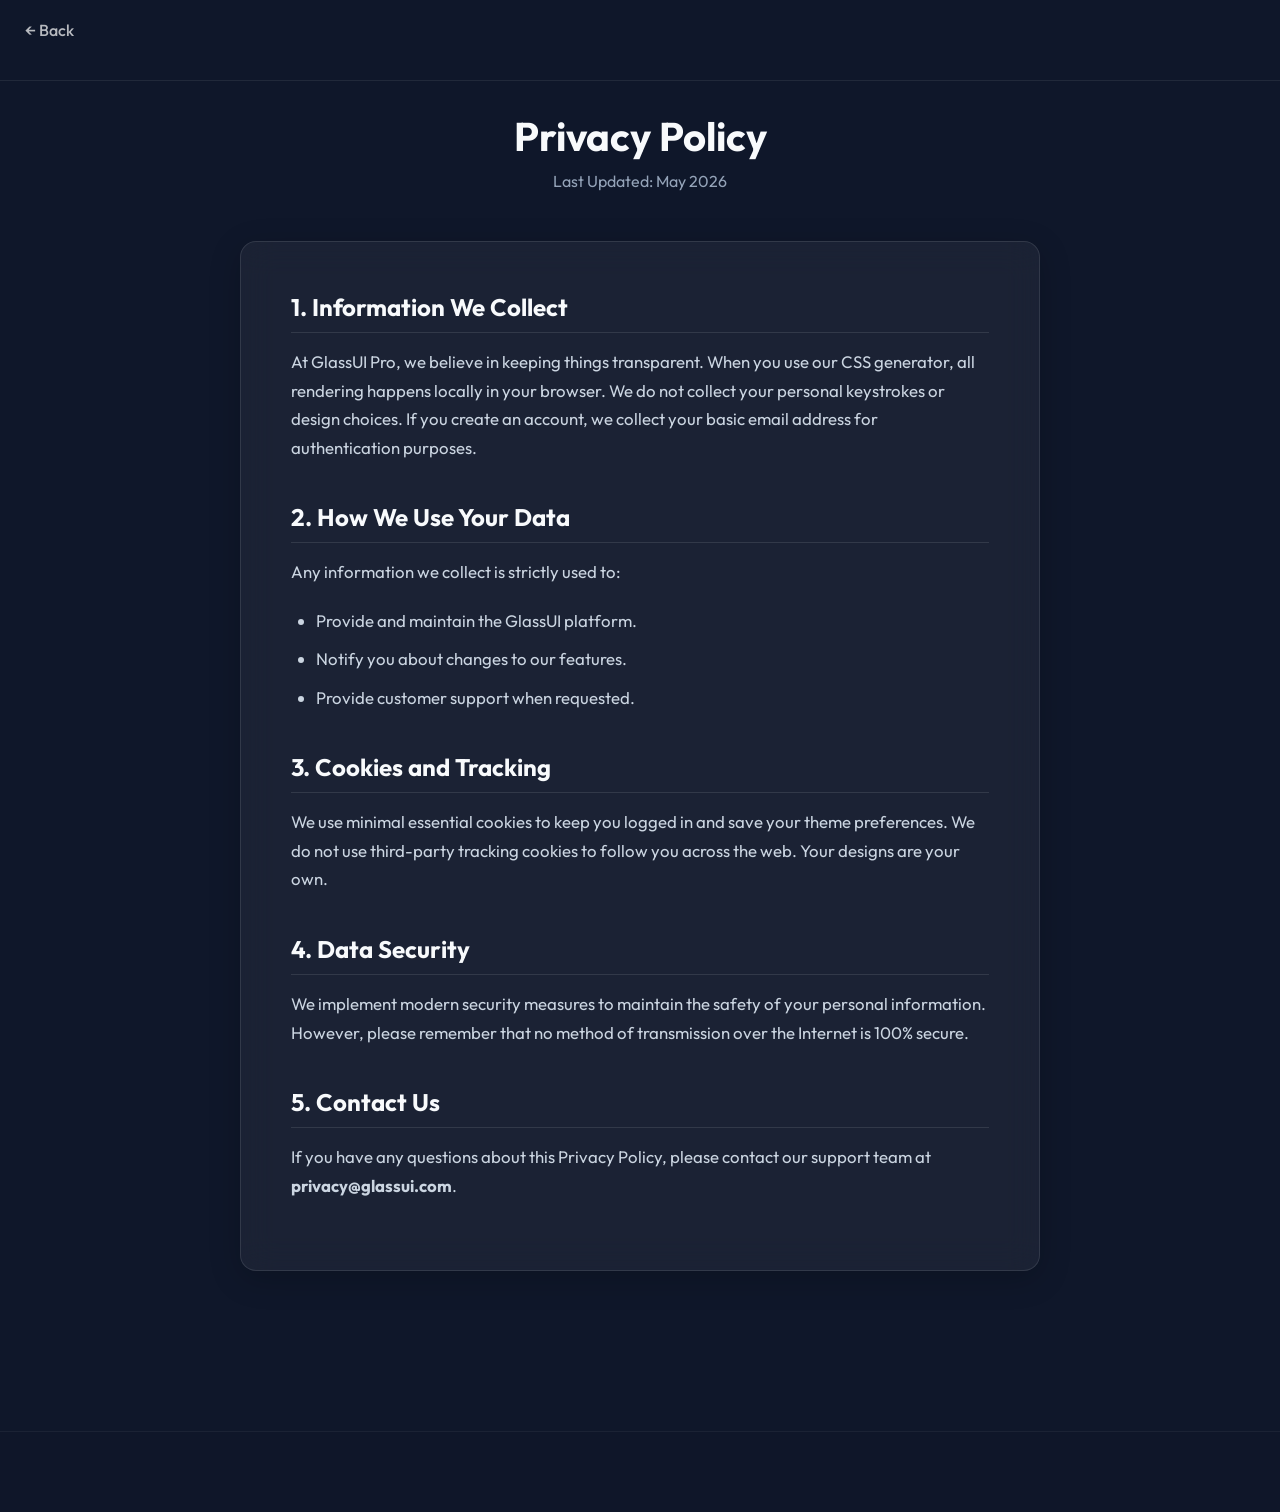
<file: privacy.html>
<!DOCTYPE html>
<html lang="en">
<head>
    <!-- Google tag (gtag.js) -->
    <script async src="https://www.googletagmanager.com/gtag/js?id=G-WPXQDVVGME"></script>
    <script>
    window.dataLayer = window.dataLayer || [];
    function gtag(){dataLayer.push(arguments);}
    gtag('js', new Date());

    gtag('config', 'G-WPXQDVVGME');
    </script>
    <meta charset="UTF-8">
    <meta name="viewport" content="width=device-width, initial-scale=1.0">
    <title>Privacy Policy | GlassUI Pro</title>
    <link rel="icon" href="data:image/svg+xml,<svg xmlns=%22http://www.w3.org/2000/svg%22 viewBox=%220 0 100 100%22><text y=%22.9em%22 font-size=%2290%22>✨</text></svg>">
    <link rel="preconnect" href="https://fonts.googleapis.com">
    <link rel="preconnect" href="https://fonts.gstatic.com" crossorigin>
    <link href="https://fonts.googleapis.com/css2?family=Outfit:wght@300;400;500;600;700;800&display=swap" rel="stylesheet">
    <link rel="stylesheet" href="style.css">
</head>
<body>
    <nav class="simple-nav">
        <a href="index.html" class="back-link">&larr; Back</a>
    </nav>
    <nav class="global-nav">
        </nav>

    <main class="app-container document-page">
        <header class="app-header">
            <h1>Privacy Policy</h1>
            <p>Last Updated: May 2026</p>
        </header>

        <article class="glass-card legal-prose">
            <h2>1. Information We Collect</h2>
            <p>At GlassUI Pro, we believe in keeping things transparent. When you use our CSS generator, all rendering happens locally in your browser. We do not collect your personal keystrokes or design choices. If you create an account, we collect your basic email address for authentication purposes.</p>

            <h2>2. How We Use Your Data</h2>
            <p>Any information we collect is strictly used to:</p>
            <ul>
                <li>Provide and maintain the GlassUI platform.</li>
                <li>Notify you about changes to our features.</li>
                <li>Provide customer support when requested.</li>
            </ul>

            <h2>3. Cookies and Tracking</h2>
            <p>We use minimal essential cookies to keep you logged in and save your theme preferences. We do not use third-party tracking cookies to follow you across the web. Your designs are your own.</p>

            <h2>4. Data Security</h2>
            <p>We implement modern security measures to maintain the safety of your personal information. However, please remember that no method of transmission over the Internet is 100% secure.</p>

            <h2>5. Contact Us</h2>
            <p>If you have any questions about this Privacy Policy, please contact our support team at <strong>privacy@glassui.com</strong>.</p>
        </article>
    </main>

    <footer class="mega-footer">
        </footer>

</body>
</html>
</file>
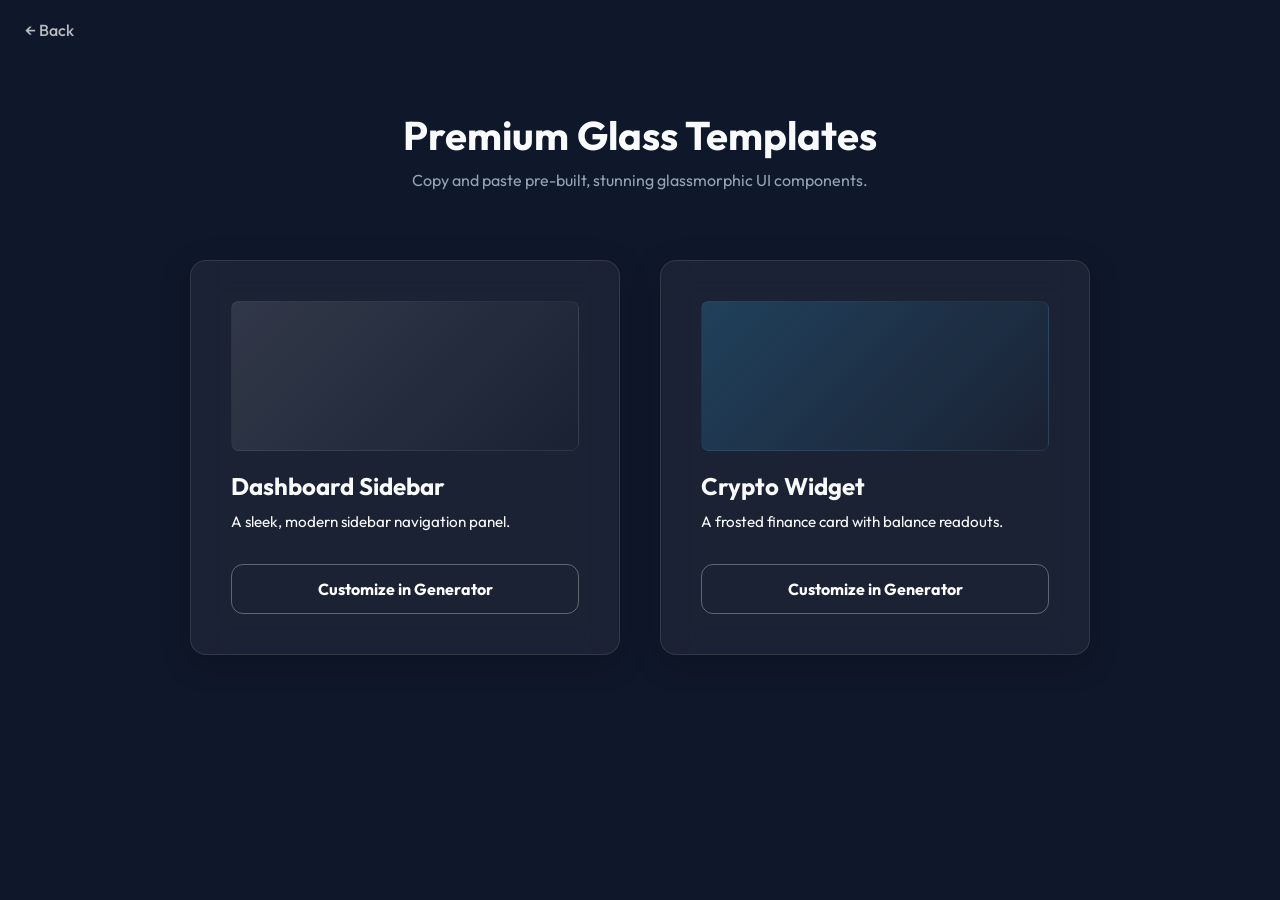
<file: templates.html>
<!DOCTYPE html>
<html lang="en">
<head>
    <!-- Google tag (gtag.js) -->
    <script async src="https://www.googletagmanager.com/gtag/js?id=G-WPXQDVVGME"></script>
    <script>
    window.dataLayer = window.dataLayer || [];
    function gtag(){dataLayer.push(arguments);}
    gtag('js', new Date());

    gtag('config', 'G-WPXQDVVGME');
    </script>
    <meta charset="UTF-8">
    <meta name="viewport" content="width=device-width, initial-scale=1.0">
    <title>Premium Glassmorphism Templates | GlassUI Pro</title>
    <link rel="icon" href="data:image/svg+xml,<svg xmlns=%22http://www.w3.org/2000/svg%22 viewBox=%220 0 100 100%22><text y=%22.9em%22 font-size=%2290%22>✨</text></svg>">
    <link rel="preconnect" href="https://fonts.googleapis.com">
    <link rel="preconnect" href="https://fonts.gstatic.com" crossorigin>
    <link href="https://fonts.googleapis.com/css2?family=Outfit:wght@300;400;500;600;700;800&display=swap" rel="stylesheet">
    <link rel="stylesheet" href="style.css">

</head>
<body>
    <nav class="simple-nav">
        <a href="index.html" class="back-link">&larr; Back</a>
    </nav>
    <main class="app-container pricing-page">
        <header class="app-header">
            <h1>Premium Glass Templates</h1>
            <p>Copy and paste pre-built, stunning glassmorphic UI components.</p>
        </header>

        <section class="pricing-grid">
            <div class="glass-card price-card">
                <div style="height: 150px; background: linear-gradient(135deg, rgba(255,255,255,0.1), rgba(255,255,255,0)); border-radius: 8px; margin-bottom: 20px; border: 1px solid rgba(255,255,255,0.05);"></div>
                <h3>Dashboard Sidebar</h3>
                <p class="plan-desc">A sleek, modern sidebar navigation panel.</p>
                <a href="index.html" class="primary-btn outline-btn" style="text-align: center; text-decoration: none;">Customize in Generator</a>
            </div>

            <div class="glass-card price-card">
                <div style="height: 150px; background: linear-gradient(135deg, rgba(56, 189, 248, 0.2), rgba(255,255,255,0)); border-radius: 8px; margin-bottom: 20px; border: 1px solid rgba(255,255,255,0.05);"></div>
                <h3>Crypto Widget</h3>
                <p class="plan-desc">A frosted finance card with balance readouts.</p>
                <a href="index.html" class="primary-btn outline-btn" style="text-align: center; text-decoration: none;">Customize in Generator</a>
            </div>
        </section>
    </main>
</body>
</html>
</file>
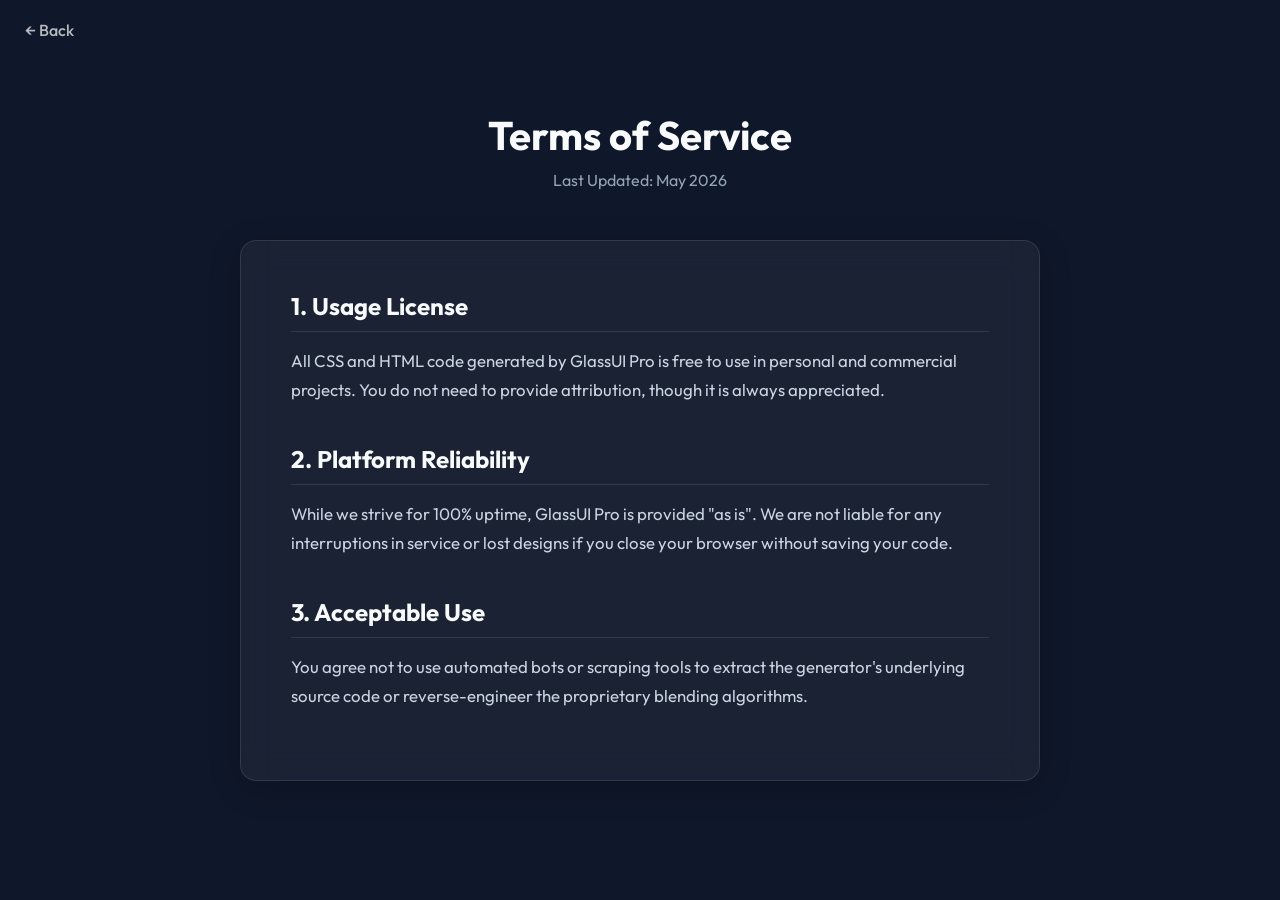
<file: terms.html>
<!DOCTYPE html>
<html lang="en">
<head>
    <!-- Google tag (gtag.js) -->
    <script async src="https://www.googletagmanager.com/gtag/js?id=G-WPXQDVVGME"></script>
    <script>
    window.dataLayer = window.dataLayer || [];
    function gtag(){dataLayer.push(arguments);}
    gtag('js', new Date());

    gtag('config', 'G-WPXQDVVGME');
    </script>
    <meta charset="UTF-8">
    <meta name="viewport" content="width=device-width, initial-scale=1.0">
    <link rel="stylesheet" href="style.css">
    <link rel="preconnect" href="https://fonts.googleapis.com">
    <link rel="preconnect" href="https://fonts.gstatic.com" crossorigin>
    <link href="https://fonts.googleapis.com/css2?family=Outfit:wght@300;400;500;600;700;800&display=swap" rel="stylesheet">
    <title>Terms of Service | GlassUI Pro</title>
    <link rel="icon" href="data:image/svg+xml,<svg xmlns=%22http://www.w3.org/2000/svg%22 viewBox=%220 0 100 100%22><text y=%22.9em%22 font-size=%2290%22>✨</text></svg>">
</head>
<body>
    <nav class="simple-nav">
        <a href="index.html" class="back-link">&larr; Back</a>
    </nav>
    <main class="app-container document-page">
        <header class="app-header">
            <h1>Terms of Service</h1>
            <p>Last Updated: May 2026</p>
        </header>

        <article class="glass-card legal-prose">
            <h2>1. Usage License</h2>
            <p>All CSS and HTML code generated by GlassUI Pro is free to use in personal and commercial projects. You do not need to provide attribution, though it is always appreciated.</p>

            <h2>2. Platform Reliability</h2>
            <p>While we strive for 100% uptime, GlassUI Pro is provided "as is". We are not liable for any interruptions in service or lost designs if you close your browser without saving your code.</p>

            <h2>3. Acceptable Use</h2>
            <p>You agree not to use automated bots or scraping tools to extract the generator's underlying source code or reverse-engineer the proprietary blending algorithms.</p>
        </article>
    </main>
</body>
</html>
</file>
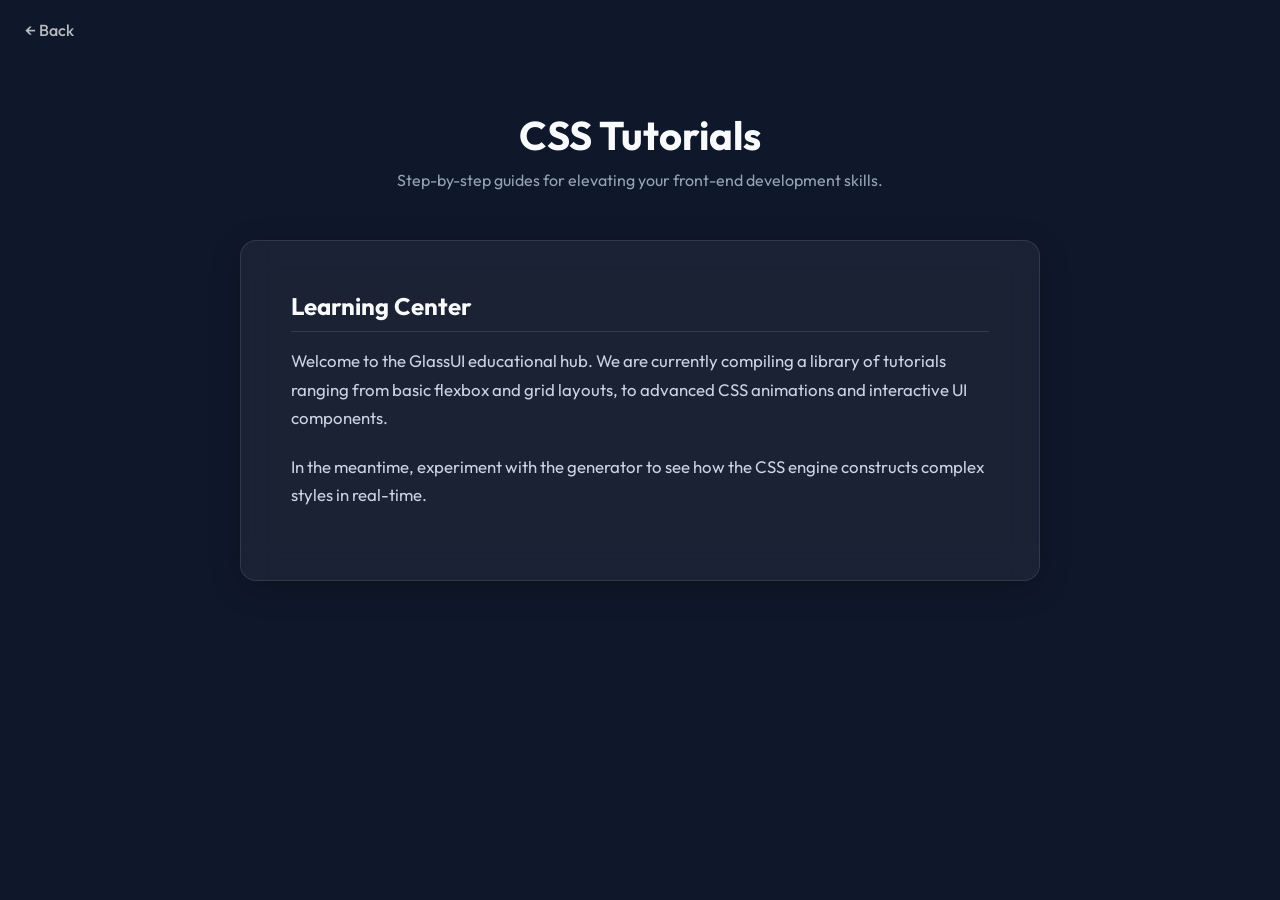
<file: tutorials.html>
<!DOCTYPE html>
<html lang="en">
<head>
    <!-- Google tag (gtag.js) -->
    <script async src="https://www.googletagmanager.com/gtag/js?id=G-WPXQDVVGME"></script>
    <script>
    window.dataLayer = window.dataLayer || [];
    function gtag(){dataLayer.push(arguments);}
    gtag('js', new Date());

    gtag('config', 'G-WPXQDVVGME');
    </script>
    <meta charset="UTF-8">
    <meta name="viewport" content="width=device-width, initial-scale=1.0">
    <title>CSS Glassmorphism Tutorials & Tips | GlassUI Pro</title>
    <link rel="icon" href="data:image/svg+xml,<svg xmlns=%22http://www.w3.org/2000/svg%22 viewBox=%220 0 100 100%22><text y=%22.9em%22 font-size=%2290%22>✨</text></svg>">
    <link rel="preconnect" href="https://fonts.googleapis.com">
    <link rel="preconnect" href="https://fonts.gstatic.com" crossorigin>
    <link href="https://fonts.googleapis.com/css2?family=Outfit:wght@300;400;500;600;700;800&display=swap" rel="stylesheet">
    <link rel="stylesheet" href="style.css">
</head>
<body>
    <nav class="simple-nav">
        <a href="index.html" class="back-link">&larr; Back</a>
    </nav>
    <main class="app-container document-page">
        <header class="app-header">
            <h1>CSS Tutorials</h1>
            <p>Step-by-step guides for elevating your front-end development skills.</p>
        </header>

        <article class="glass-card legal-prose">
            <h2>Learning Center</h2>
            <p>Welcome to the GlassUI educational hub. We are currently compiling a library of tutorials ranging from basic flexbox and grid layouts, to advanced CSS animations and interactive UI components.</p>
            <p>In the meantime, experiment with the generator to see how the CSS engine constructs complex styles in real-time.</p>
        </article>
    </main>

    </body>
</html>
</file>
<file: style.css>
/* --- 1. VARIABLES, RESET & GLOBAL POLISH --- */
:root {
    --panel-bg: rgba(15, 23, 42, 0.7);
    --text-primary: #f8fafc;
    --accent-color: #38bdf8;
}

* { 
    box-sizing: border-box; 
    margin: 0; 
    padding: 0; 
}

/* Enable smooth scrolling for the whole page */
html {
    scroll-behavior: smooth;
}

/* Updated Body with New Font */
body {
    font-family: 'Outfit', sans-serif; /* <-- The new premium font! */
    background: #0f172a; 
    color: var(--text-primary);
    min-height: 100vh;
    overflow-x: hidden; /* Prevents accidental horizontal scrolling */
}

/* Custom Text Highlight Color */
::selection {
    background-color: rgba(56, 189, 248, 0.3); /* Matches your accent color */
    color: #ffffff;
}

/* Custom Glassmorphic Scrollbar */
::-webkit-scrollbar {
    width: 10px;
}

::-webkit-scrollbar-track {
    background: #0f172a; /* Dark background */
}

::-webkit-scrollbar-thumb {
    background: rgba(255, 255, 255, 0.15); /* Glass-like thumb */
    border-radius: 10px;
}

::-webkit-scrollbar-thumb:hover {
    background: rgba(255, 255, 255, 0.3); /* Gets brighter when hovered */
}

/* --- 2. BASE LAYOUT & TYPOGRAPHY --- */
.app-container { 
    width: 100%; 
    max-width: 1200px; 
    margin: 0 auto; 
    padding-top: 30px; 
}

.app-header { 
    text-align: center; 
    margin-bottom: 30px; 
}

.app-header h1 { 
    font-size: 2.5rem; 
    margin-bottom: 10px; 
}

.app-header p { 
    color: #94a3b8; 
}

/* --- 3. MAIN WORKSPACE --- */
.workspace {
    display: grid;
    grid-template-columns: 1.2fr 1fr;
    gap: 30px;
    align-items: stretch;
}

/* Canvas Area */
.canvas-area {
    display: flex;
    justify-content: center;
    align-items: center;
    min-height: 440px; 
    border-radius: 24px;
    padding: 20px;
    transition: background 0.4s ease;
    border: 1px solid rgba(255,255,255,0.1);
    position: relative;
    overflow: hidden; 
}

/* Background Gradients & Orbs */
.bg-mesh { 
    background: #0f172a; 
}

.bg-mesh::before, .bg-mesh::after {
    content: '';
    position: absolute;
    border-radius: 50%;
    filter: blur(60px); 
    z-index: 0;
}

.bg-mesh::before {
    width: 300px; height: 300px;
    background: #4f46e5; 
    top: -50px; left: -50px;
}

.bg-mesh::after {
    width: 250px; height: 250px;
    background: #db2777; 
    bottom: -50px; right: -50px;
}

.bg-dark { background: radial-gradient(circle at center, #1e293b 0%, #020617 100%); }
.bg-ocean { background: linear-gradient(135deg, #0284c7 0%, #1e40af 100%); }

/* --- 4. GLASS ELEMENTS & SHAPES --- */
.glass-element {
    z-index: 10;
    position: relative;
    transition: all 0.3s ease; 
    box-shadow: 0 25px 50px -12px rgba(0, 0, 0, 0.25);
    display: flex;
    flex-direction: column;
    justify-content: center;
    align-items: center;
    text-align: center;
}

.shape-card { 
    width: 420px; 
    height: 260px; 
    padding: 30px; 
    /* These flex rules ensure the credit card text aligns perfectly */
    display: flex;
    flex-direction: column;
    justify-content: space-between;
}
.shape-button { width: auto; padding: 15px 40px; font-weight: bold; font-size: 1.2rem; cursor: pointer; }
.shape-button p { display: none; }
.shape-navbar { width: 100%; height: 70px; flex-direction: row; justify-content: space-between; padding: 0 30px; align-self: flex-start; margin-top: 20px; }
.shape-navbar p { display: none; }
.shape-modal { width: 90%; max-width: 450px; height: 220px; padding: 30px; }
.shape-input { width: 300px; height: 55px; padding: 0 20px; flex-direction: row; justify-content: flex-start; text-align: left; }
.shape-input p { display: none; }
.shape-input h2 { font-size: 1.1rem; color: rgba(255,255,255,0.6); margin: 0; font-weight: normal; }
.shape-sidebar { width: 220px; height: 90%; position: absolute; left: 20px; justify-content: flex-start; padding-top: 40px; }
.shape-tooltip { width: 150px; padding: 10px; }
.shape-tooltip h2 { font-size: 1rem; margin-bottom: 0; }
.shape-tooltip p { display: none; }
.shape-avatar { width: 150px; height: 150px; border-radius: 50% !important; padding: 20px; justify-content: center; }
.shape-avatar h2 { font-size: 3rem; margin: 0; }
.shape-avatar p { display: none; }

/* Modal Overlay */
.modal-overlay {
    position: absolute;
    top: 0; left: 0; right: 0; bottom: 0;
    background: rgba(0, 0, 0, 0.6);
    backdrop-filter: blur(5px);
    -webkit-backdrop-filter: blur(5px);
    z-index: 5; 
    opacity: 0; 
    pointer-events: none; 
    transition: opacity 0.4s ease;
}
.modal-overlay.active { opacity: 1; }

/* --- 5. CONTROL PANEL & UI COMPONENTS --- */
.control-panel { background: var(--panel-bg); padding: 30px; border-radius: 24px; border: 1px solid rgba(255, 255, 255, 0.1); }
.control-row { display: flex; gap: 15px; margin-bottom: 20px; }
.half-width { flex: 1; }
.control-group { margin-bottom: 20px; }

label { display: flex; justify-content: space-between; align-items: center; margin-bottom: 10px; font-size: 0.9rem; font-weight: 500; }
.val-badge { background: rgba(255,255,255,0.1); padding: 4px 8px; border-radius: 6px; font-family: monospace; font-size: 0.8rem; color: var(--accent-color); }

input[type="range"] { width: 100%; accent-color: var(--accent-color); cursor: pointer; }

/* Code Output Area */
.left-column .output-section {
    background: rgba(0, 0, 0, 0.2);
    padding: 20px;
    border-radius: 16px;
    border: 1px solid rgba(255, 255, 255, 0.05);
    margin-top: 30px; 
}
.code-grid { display: grid; grid-template-columns: 1fr 1fr; gap: 15px; margin-bottom: 15px; }
.code-col { display: flex; flex-direction: column; }
.code-grid textarea { height: 110px; font-size: 0.75rem; margin-top: 5px; padding: 10px; resize: none; background: rgba(0,0,0,0.4); color: #a7f3d0; border: 1px solid rgba(255,255,255,0.1); border-radius: 12px; font-family: monospace; }
.output-section .primary-btn { margin-top: 0; }

/* Custom Inputs & Buttons */
.dropdown { 
    width: 100%; padding: 12px 15px; background-color: rgba(0,0,0,0.3); color: var(--text-primary); 
    border: 1px solid rgba(255,255,255,0.2); border-radius: 8px; outline: none; font-size: 0.95rem; cursor: pointer;
    -webkit-appearance: none; -moz-appearance: none; appearance: none;
    background-image: url("data:image/svg+xml;charset=US-ASCII,%3Csvg%20xmlns%3D%22http%3A%2F%2Fwww.w3.org%2F2000%2Fsvg%22%20width%3D%22292.4%22%20height%3D%22292.4%22%3E%3Cpath%20fill%3D%22%2394a3b8%22%20d%3D%22M287%2069.4a17.6%2017.6%200%200%200-13-5.4H18.4c-5%200-9.3%201.8-12.9%205.4A17.6%2017.6%200%200%200%200%2082.2c0%205%201.8%209.3%205.4%2012.9l128%20127.9c3.6%203.6%207.8%205.4%2012.8%205.4s9.2-1.8%2012.8-5.4L287%2095c3.5-3.5%205.4-7.8%205.4-12.8%200-5-1.9-9.2-5.5-12.8z%22%2F%3E%3C%2Fsvg%3E");
    background-repeat: no-repeat; background-position: right 15px top 50%; background-size: 12px auto;
}
.dropdown option { background-color: #1e293b; color: white; padding: 10px; }

.primary-btn { width: 100%; padding: 14px; background: white; color: black; border: none; border-radius: 12px; font-weight: bold; cursor: pointer; transition: 0.2s; text-decoration: none; }
.primary-btn:hover { background: #e2e8f0; transform: translateY(-2px); }
.outline-btn { background: transparent; border: 1px solid rgba(255, 255, 255, 0.3); color: white; }
.outline-btn:hover { background: rgba(255, 255, 255, 0.1); }

/* 1. Reset the default ugly browser color input */
.color-swatch {
    -webkit-appearance: none;
    -moz-appearance: none;
    appearance: none;
    width: 36px;
    height: 36px;
    background: transparent;
    border: none;
    cursor: pointer;
    padding: 0;
}

/* 2. Style the actual color square inside (Chrome/Safari/Edge) */
.color-swatch::-webkit-color-swatch {
    border-radius: 6px;
    border: 2px solid rgba(255, 255, 255, 0.2);
    box-shadow: 0 2px 5px rgba(0,0,0,0.2);
}

/* 3. Style the actual color square inside (Firefox) */
.color-swatch::-moz-color-swatch {
    border-radius: 6px;
    border: 2px solid rgba(255, 255, 255, 0.2);
    box-shadow: 0 2px 5px rgba(0,0,0,0.2);
}

/* --- 6. GLOBAL NAV & MEGA FOOTER --- */
.global-nav { width: 100%; background: rgba(15, 23, 42, 0.75); backdrop-filter: blur(16px); -webkit-backdrop-filter: blur(16px); border-bottom: 1px solid rgba(255, 255, 255, 0.08); position: sticky; top: 0; z-index: 100; }
.nav-container { max-width: 1200px; margin: 0 auto; padding: 15px 20px; display: flex; justify-content: space-between; align-items: center; }
.logo { display: flex; align-items: center; gap: 8px; font-size: 1.4rem; font-weight: 800; color: var(--text-primary); cursor: pointer; letter-spacing: -0.5px; }
.nav-links { display: flex; list-style: none; gap: 32px; }
.nav-links a, .nav-login { color: #94a3b8; text-decoration: none; font-size: 0.95rem; font-weight: 500; transition: color 0.2s ease; }
.nav-links a:hover, .nav-login:hover { color: var(--text-primary); }
.nav-actions { display: flex; align-items: center; gap: 24px; }
.nav-pro-btn { background: var(--accent-color); color: #0f172a; padding: 10px 20px; border-radius: 8px; text-decoration: none; font-weight: 700; font-size: 0.9rem; transition: transform 0.2s, background 0.2s; white-space: nowrap; }
.nav-pro-btn:hover { transform: translateY(-2px); background: #7dd3fc; }

.mega-footer { margin-top: 80px; background: rgba(15, 23, 42, 0.95); border-top: 1px solid rgba(255, 255, 255, 0.05); padding: 60px 20px 20px; width: 100%; }
.footer-container { max-width: 1200px; margin: 0 auto; }
.footer-grid { display: grid; grid-template-columns: 2fr 1fr 1fr 1fr; gap: 40px; margin-bottom: 60px; }
.brand-col p { color: #94a3b8; line-height: 1.6; margin-top: 15px; max-width: 320px; font-size: 0.95rem; }
.footer-col h4 { color: var(--text-primary); font-size: 1.1rem; margin-bottom: 20px; font-weight: 600; }
.footer-col ul { list-style: none; padding: 0; }
.footer-col li { margin-bottom: 12px; }
.footer-col a { color: #94a3b8; text-decoration: none; font-size: 0.95rem; transition: color 0.2s ease; }
.footer-col a:hover { color: var(--accent-color); }
.footer-bottom { display: flex; justify-content: space-between; align-items: center; padding-top: 30px; border-top: 1px solid rgba(255, 255, 255, 0.05); color: #64748b; font-size: 0.85rem; }
.social-links { display: flex; gap: 20px; }
.social-links a { color: #64748b; text-decoration: none; transition: color 0.2s; }
.social-links a:hover { color: var(--text-primary); }

/* --- 7. SUPPLEMENTARY PAGES --- */

/* Educational Text Formatting */
.educational-content { margin-top: 60px; padding-top: 40px; border-top: 1px solid rgba(255, 255, 255, 0.1); max-width: 900px; margin-left: auto; margin-right: auto; }
.content-block { margin-bottom: 40px; }
.content-block h2 { font-size: 1.8rem; margin-bottom: 15px; color: var(--text-primary); }
.content-block p, .steps-list { color: #94a3b8; line-height: 1.7; font-size: 1.05rem; }
.steps-list { padding-left: 25px; line-height: 1.8; }
.steps-list strong { color: var(--accent-color); }
.steps-list code, .tip-box code { background: rgba(255, 255, 255, 0.1); padding: 2px 6px; border-radius: 4px; font-family: monospace; color: #a7f3d0; }
.tip-box { background: rgba(56, 189, 248, 0.1);  padding: 20px 25px; border-radius: 12px 12px 12px 12px; }
.tip-box h3 { margin-bottom: 10px; color: var(--text-primary); }
.tip-box code { background: rgba(0, 0, 0, 0.3); }

/* Pricing Page & Glass Cards */
.pricing-page { display: flex; flex-direction: column; align-items: center; padding-bottom: 80px; }
.pricing-grid { display: grid; grid-template-columns: 1fr 1fr; gap: 40px; max-width: 900px; width: 100%; margin-top: 40px; }
.price-card { padding: 40px; display: flex; flex-direction: column; position: relative; }

.glass-card {
    background: rgba(255, 255, 255, 0.05); 
    backdrop-filter: blur(16px);
    -webkit-backdrop-filter: blur(16px);
    border-radius: 16px;
    border: 1px solid rgba(255, 255, 255, 0.1);
    box-shadow: 0 8px 32px 0 rgba(0, 0, 0, 0.2);
}

.pro-card {
    border: 1px solid rgba(56, 189, 248, 0.5); 
    box-shadow: 0 15px 35px rgba(0, 0, 0, 0.3), inset 0 1px 1px rgba(255, 255, 255, 0.2);
    transform: scale(1.02); 
}

.price-card .badge { position: absolute; top: -15px; right: 20px; background: #38bdf8; color: #0f172a; padding: 5px 15px; border-radius: 20px; font-size: 0.8rem; font-weight: 700; }
.price-card h3 { font-size: 1.5rem; margin-bottom: 10px; }
.price-card .price { font-size: 1rem; color: #94a3b8; margin-bottom: 20px; }
.price-card .price span { font-size: 3rem; font-weight: 700; color: var(--text-primary); }
.price-card .plan-desc { font-size: 0.95rem; margin-bottom: 30px; line-height: 1.5; }
.feature-list { list-style: none; padding: 0; margin-bottom: 40px; flex-grow: 1; }
.feature-list li { margin-bottom: 15px; font-size: 0.95rem; }
.feature-list li.disabled { opacity: 0.4; }

/* Pro Tooltip */
.pro-tooltip-wrapper { position: relative; display: inline-block; width: 100%; }
.disabled-btn { cursor: not-allowed; opacity: 0.8; }
.pro-tooltip-wrapper .hover-message { visibility: hidden; opacity: 0; width: 100%; background-color: rgba(15, 23, 42, 0.95); color: #f8fafc; text-align: center; border-radius: 8px; padding: 12px; position: absolute; z-index: 10; bottom: 115%; left: 0; font-size: 0.85rem; line-height: 1.4; border: 1px solid rgba(56, 189, 248, 0.3); box-shadow: 0 10px 25px rgba(0, 0, 0, 0.4); transition: opacity 0.3s ease, visibility 0.3s ease, transform 0.3s ease; transform: translateY(5px); pointer-events: none; }
.pro-tooltip-wrapper .hover-message::after { content: ""; position: absolute; top: 100%; left: 50%; margin-left: -5px; border-width: 5px; border-style: solid; border-color: rgba(56, 189, 248, 0.3) transparent transparent transparent; }
.pro-tooltip-wrapper:hover .hover-message { visibility: visible; opacity: 1; transform: translateY(0); }

/* Document/Legal Pages */
.document-page { display: flex; flex-direction: column; align-items: center; padding-bottom: 80px; }
.legal-prose { max-width: 800px; width: 100%; padding: 50px; margin-top: 20px; text-align: left; }
.legal-prose h2 { color: var(--text-primary); font-size: 1.5rem; margin-top: 40px; margin-bottom: 15px; border-bottom: 1px solid rgba(255, 255, 255, 0.1); padding-bottom: 10px; }
.legal-prose h2:first-of-type { margin-top: 0; }
.legal-prose p { color: #cbd5e1; line-height: 1.7; margin-bottom: 20px; font-size: 1.05rem; }
.legal-prose ul { color: #cbd5e1; line-height: 1.7; margin-bottom: 25px; padding-left: 25px; font-size: 1.05rem; }
.legal-prose li { margin-bottom: 10px; }

/* Centered Form/Message Pages */
.centered-page { display: flex; justify-content: center; align-items: center; min-height: 70vh; padding: 20px; }
.auth-card, .message-card { max-width: 400px; width: 100%; padding: 40px; text-align: center; }
.message-card { max-width: 500px; }
.auth-form { display: flex; flex-direction: column; gap: 15px; text-align: left; margin-top: 20px; margin-bottom: 20px; }
.form-group { display: flex; flex-direction: column; gap: 5px; }
.form-group label { font-size: 0.85rem; color: var(--accent-color); font-weight: 600; }
.glass-input { width: 100%; padding: 12px; background: rgba(0, 0, 0, 0.2); border: 1px solid rgba(255, 255, 255, 0.1); border-radius: 8px; color: #ffffff; outline: none; transition: all 0.3s ease; }
.glass-input:focus { border-color: var(--accent-color); box-shadow: 0 0 0 2px rgba(56, 189, 248, 0.2); }


/* Custom Back Link for Auth/Contact Cards */
.back-link {
    display: block; /* Ensures it sits on its own line */
    text-align: left;
    color: #94a3b8; /* Muted slate color */
    text-decoration: none;
    font-size: 0.9rem;
    font-weight: 500;
    margin-bottom: 20px;
    transition: color 0.2s ease, transform 0.2s ease;
}

.back-link:hover {
    color: var(--text-primary); /* Brightens to white on hover */
    transform: translateX(-3px); /* Subtle slide to the left on hover */
}

/* --- 8. UNIFIED MEDIA QUERIES --- */

/* Tablets */
@media (max-width: 850px) { 
    .workspace { grid-template-columns: 1fr; } 
    .footer-grid { grid-template-columns: 1fr 1fr; }
    .brand-col { grid-column: span 2; }
}

/* Phones & Small Tablets */
@media (max-width: 768px) {
    .app-header h1 { font-size: 2rem; }
    .app-header p { font-size: 0.95rem; }
    .nav-links { display: none; }
    
    .canvas-area { min-height: 350px; padding: 20px; }
    .code-grid { grid-template-columns: 1fr; }
    .code-grid textarea { height: 110px; font-size: 0.75rem; margin-top: 5px; padding: 10px; resize: none; background: rgba(0,0,0,0.4); color: #a7f3d0; border: 1px solid rgba(255,255,255,0.1); border-radius: 12px; font-family: monospace; overflow-y: auto; }
    
    .pricing-grid { grid-template-columns: 1fr; }
    .pro-card { transform: scale(1); }
    
    .legal-prose { padding: 30px 20px; }
    .legal-prose h2 { font-size: 1.3rem; }
    .legal-prose p, .legal-prose ul { font-size: 0.95rem; }
    
    .footer-grid { grid-template-columns: 1fr; gap: 30px; text-align: center; }
    .brand-col { grid-column: span 1; }
}

/* Smallest Screens */
@media (max-width: 550px) {
    .footer-bottom { flex-direction: column; gap: 15px; text-align: center; }
}

/* =========================================
   📱 PERFECTED MOBILE RESPONSIVE FIXES
   ========================================= */
@media (max-width: 768px) {
    /* Break container boundaries to allow custom ordering */
    .workspace {
        display: flex !important;
        flex-direction: column !important;
        gap: 20px !important;
    }

    .left-column {
        display: contents !important; /* The secret sauce to ungroup preview and code */
    }

    /* 1. Preview Card goes to the absolute top */
    #canvas-area {
        order: 1 !important;
    }

    /* 2. Sliders/Control panel goes right under the preview */
    .control-panel {
        order: 2 !important;
        padding: 15px !important;
    }

    /* 3. HTML/CSS code blocks go to the bottom */
    .output-section {
        order: 3 !important;
    }

    /* Fix dropdown stacking so text does not compress */
    .control-row {
        display: flex !important;
        flex-direction: column !important;
        gap: 12px !important;
    }
    .control-group.half-width {
        width: 100% !important;
    }

    /* Fix text clipping on the sides for educational descriptions */
    .educational-content, .app-header {
        padding-left: 20px !important;
        padding-right: 20px !important;
        box-sizing: border-box !important;
        overflow-wrap: break-word !important;
    }

    /* Thicker touch targets for phone sliders */
    input[type="range"] {
        height: 24px !important;
    }
}

/* =========================================
   SUBPAGE NAVIGATION
   ========================================= */
.simple-nav {
    padding: 20px 25px;
    width: 100%;
    box-sizing: border-box;
}

.back-link {
    color: #ffffff;
    text-decoration: none;
    font-size: 1rem;
    font-weight: 500;
    opacity: 0.7;
    transition: opacity 0.3s ease;
    display: inline-flex;
    align-items: center;
}

.back-link:hover {
    opacity: 1;
}
</file>
